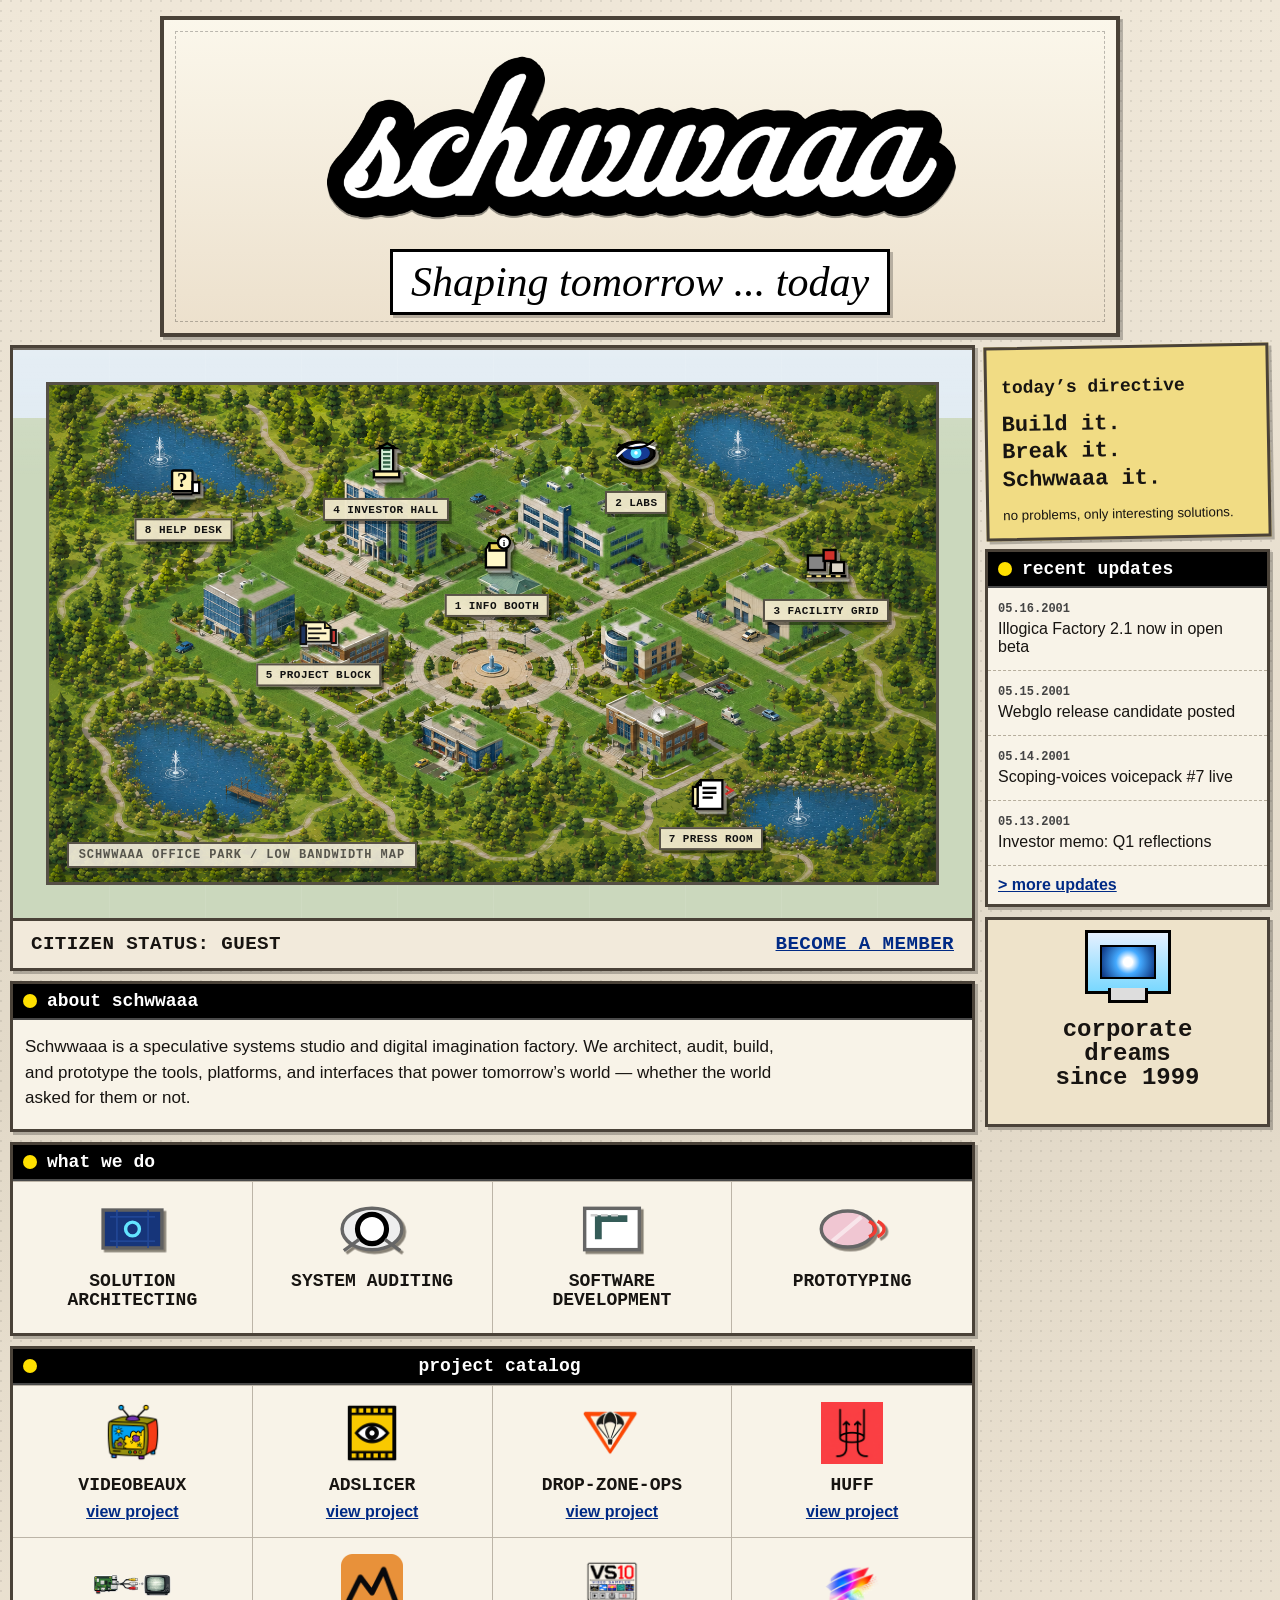
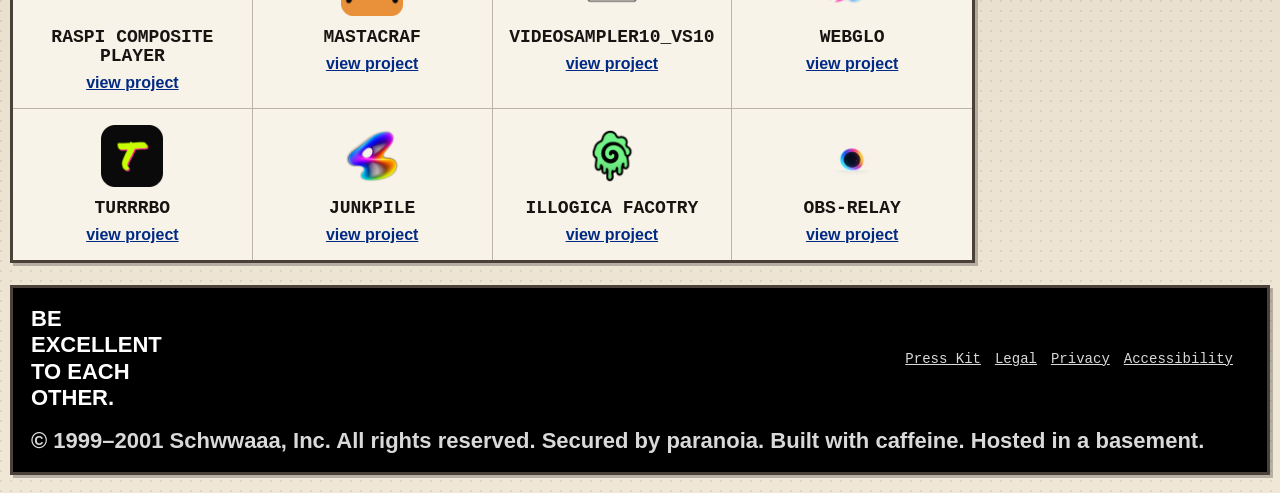
<file: index.html>
<!doctype html>
<html lang="en">

<head>
    <meta charset="utf-8">
    <meta name="viewport" content="width=device-width, initial-scale=1">
    <title>schwwaaa — Shaping tomorrow ... today</title>
    <meta name="description" content="Schwwaaa architects, audits, builds, and prototypes strange useful systems for organizations shaping tomorrow today.">
    <meta name="keywords" content="schwwaaa, solution architecting, system auditing, software development, prototyping, creative technology, corporate portal, digital systems">
    <meta name="author" content="schwwaaa">
    <meta property="og:title" content="schwwaaa — Shaping tomorrow ... today">
    <meta property="og:description" content="A retro corporate portal for architecting, auditing, development, prototyping, and strange useful systems.">
    <meta property="og:type" content="website">
    <meta property="og:image" content="assets/schwwaaa-logo.png">
    <meta name="twitter:card" content="summary_large_image">
    <meta name="theme-color" content="#050505">
    <link rel="icon" href="assets/schwwaaa-logo.png">
    <link rel="stylesheet" href="styles.css">
    <script type="application/ld+json">
        {
            "@context": "https://schema.org",
            "@type": "Organization",
            "name": "schwwaaa",
            "url": "https://YOUR-DOMAIN",
            "description": "Schwwaaa provides solution architecting, system auditing, software development, and prototyping for strange useful systems.",
            "sameAs": [],
            "serviceType": ["Solution architecting", "System auditing", "Software development", "Prototyping"]
        }
    </script>
</head>

<body class="high-resolution low-bandwidth">
    <a class="skip-link" href="#main">Skip to content</a>
    <div class="lowland-world" aria-hidden="true"></div>
    <div class="lowland-fizzle" aria-hidden="true"></div>

    <!-- <div class="system-strip" role="banner">
        <span class="system-title"><i aria-hidden="true"></i>welcome to schwwaaa</span>
        <span class="resolution-controls" aria-label="Resolution mode selector">
            <span>BANDWIDTH:</span>
        <button class="resolution-button resolution-button-high" type="button" data-resolution="high" aria-pressed="true">HIGH RES</button>
        <span class="resolution-divider" aria-hidden="true">|</span>
        <button class="resolution-button resolution-button-low tiny-mode" type="button" data-resolution="low" aria-pressed="false">LOW RES</button>
        </span>
    </div> -->

    <header class="site-header" id="top">


        <div class="brand-panel">
            <a class="brand" href="#top" aria-label="schwwaaa homepage">
                <img src="assets/schwwaaa-logo.png" alt="schwwaaa">
            </a>
            <p class="tagline">Shaping tomorrow ... today</p>
            <!-- <p class="tagline">Shaping tomorrow ... today 塩カ畏 🌈™</p> -->
        </div>

        <!-- <form class="member-access" action="#search" aria-label="member access login">
      <h2>member access</h2>
      <label>username <input name="username" autocomplete="username"></label>
      <label>password <input type="password" name="password" autocomplete="current-password"></label>
      <button type="submit">login</button>
      <p><a href="#">register now!</a> | <a href="#">lost password?</a></p>
      <span class="employee-stamp">employees<br>click here</span>
    </form> -->
    </header>

    <!-- <nav class="topnav" aria-label="Main navigation">
        <a href="#home">home</a>
        <a href="#services">solutions</a>
        <a href="projects.html">projects</a>
        <a href="#about">about us</a>
        <a href="#careers">careers</a>
        <a href="#pressroom">pressroom</a>
        <a href="#contact">contact</a>
        <a href="#login">login</a>
        <form class="site-search" id="search" action="projects.html" aria-label="search schwwaaa">
            <label for="q">Search Schwwaaa</label>
            <input id="q" name="q" placeholder="Search Schwwaaa">
            <button type="submit">GO</button>
        </form>
    </nav> -->

    <div class="page-grid" id="home">

        <section class="hero-map panel" id="map" aria-labelledby="welcome-title">
            <!-- <div class="panel-title"><span></span>
                <h1 id="welcome-title">welcome to schwwaaa</h1>
            </div> -->
            <!-- <div class="system-strip" role="banner">
                <span class="system-title"><i aria-hidden="true"></i>welcome to schwwaaa</span>
                <span class="resolution-controls" aria-label="Resolution mode selector">
            <span>BANDWIDTH:</span>
                <button class="resolution-button resolution-button-high" type="button" data-resolution="high" aria-pressed="true">HIGH RES</button>
                <span class="resolution-divider" aria-hidden="true">|</span>
                <button class="resolution-button resolution-button-low tiny-mode" type="button" data-resolution="low" aria-pressed="false">LOW RES</button>
                </span>
            </div> -->
            <div class="map-stage town-stage office-park-stage">
                <div class="town-board office-park-board campus-map-desktop" role="img" aria-label="An isometric office park map showing the Schwwaaa campus as a navigable low-bandwidth corporate campus.">
                    <img class="office-map-art generated-office-park-map generated-office-park-map--high" src="assets/office-park-map-generated.png" alt="Isometric 2.5D office park map for Schwwaaa, with connected roads and a corporate campus layout.">
                    <img class="office-map-art generated-office-park-map generated-office-park-map--low" src="assets/office-park-map-lowland-v23.png" alt="Low-resolution Schwwaaa campus map with roads dissolved into grass.">

                    <a class="town-node node-info" href="#info">
                        <span class="map-marker"><img class="map-icon-img" src="assets/icons/map-info-booth.svg"
                                alt=""></span>
                        <b>1 Info Booth</b><em>visitor center</em>
                    </a>
                    <a class="town-node node-labs" href="#labs">
                        <span class="map-marker"><img class="map-icon-img" src="assets/icons/map-labs.svg"
                                alt=""></span>
                        <b>2 Labs</b><em>prototype campus</em>
                    </a>
                    <a class="town-node node-facility" href="#services">
                        <span class="map-marker"><img class="map-icon-img" src="assets/icons/map-facility-grid.svg"
                                alt=""></span>
                        <b>3 Facility Grid</b><em>service works</em>
                    </a>
                    <a class="town-node node-investor" href="#investors">
                        <span class="map-marker"><img class="map-icon-img" src="assets/icons/map-investor-hall.svg"
                                alt=""></span>
                        <b>4 Investor Hall</b><em>numbers & trust</em>
                    </a>
                    <a class="town-node node-projects" href="projects.html">
                        <span class="map-marker"><img class="map-icon-img" src="assets/icons/map-project-block.svg"
                                alt=""></span>
                        <b>5 Project Block</b><em>catalog</em>
                    </a>
                    <!-- BEGIN COMMENTED OUT: Central Commons desktop map pin
                    <a class="town-node node-plaza" href="#plaza">
                        <span class="map-marker"><img class="map-icon-img" src="assets/icons/map-plaza.svg" alt=""></span>
                        <b>6 Central Commons</b><em>shared court</em>
                    </a>
                    END COMMENTED OUT: Central Commons desktop map pin -->
                    <a class="town-node node-press" href="#pressroom">
                        <span class="map-marker"><img class="map-icon-img" src="assets/icons/map-press-room.svg"
                                alt=""></span>
                        <b>7 Press Room</b><em>bulletins</em>
                    </a>
                    <a class="town-node node-help" href="#contact">
                        <span class="map-marker"><img class="map-icon-img" src="assets/icons/map-help-desk.svg"
                                alt=""></span>
                        <b>8 Help Desk</b><em>human-ish</em>
                    </a>
                </div>
                <div class="campus-map-mobile" aria-label="Schwwaaa campus district selector">
                    <div class="mobile-map-preview">
                        <img src="assets/office-park-map-generated.png" alt="Schwwaaa isometric office park map preview">
                        <span>townview mobile</span>
                    </div>
                    <nav class="district-list" aria-label="Schwwaaa campus locations">
                        <a class="district-card" href="#info">
                            <img src="assets/icons/map-info-booth.svg" alt="">
                            <span><b>Info Booth</b><em>visitor center / orientation</em></span>
                        </a>
                        <a class="district-card" href="#labs">
                            <img src="assets/icons/map-labs.svg" alt="">
                            <span><b>Labs</b><em>prototype campus / experiments</em></span>
                        </a>
                        <a class="district-card" href="#services">
                            <img src="assets/icons/map-facility-grid.svg" alt="">
                            <span><b>Facility Grid</b><em>solution architecting / system work</em></span>
                        </a>
                        <a class="district-card" href="#investors">
                            <img src="assets/icons/map-investor-hall.svg" alt="">
                            <span><b>Investor Hall</b><em>numbers, trust, and institutional fog</em></span>
                        </a>
                        <a class="district-card" href="projects.html">
                            <img src="assets/icons/map-project-block.svg" alt="">
                            <span><b>Project Block</b><em>catalog of strange useful systems</em></span>
                        </a>
                        <!-- BEGIN COMMENTED OUT: Central Commons mobile district card
                        <a class="district-card" href="#plaza">
                            <img src="assets/icons/map-plaza.svg" alt="">
                            <span><b>Central Commons</b><em>shared court / public weirdness</em></span>
                        </a>
                        END COMMENTED OUT: Central Commons mobile district card -->
                        <a class="district-card" href="#pressroom">
                            <img src="assets/icons/map-press-room.svg" alt="">
                            <span><b>Press Room</b><em>bulletins, claims, artifacts</em></span>
                        </a>
                        <a class="district-card" href="#contact">
                            <img src="assets/icons/map-help-desk.svg" alt="">
                            <span><b>Help Desk</b><em>talk to a human-ish operator</em></span>
                        </a>
                    </nav>
                </div>
            </div>
            <footer class="map-footer">CITIZEN STATUS: GUEST <span>
                <a href="https://www.youtube.com/watch?v=e7QLoMve8BE">BECOME A MEMBER</a> 
                <!-- | <a href="#about">WHY JOIN?</a> -->
            </span>
            </footer>
        </section>

        <aside class="left-rail" aria-label="World navigation">
            <!-- BEGIN COMMENTED OUT: enter the world
            <section class="panel menu-panel">
                <h2><span></span> enter the world</h2>
                <a href="#info"><i class="ico booth"></i><b>Info Booth</b></a>
                <a href="#map"><i class="ico town"></i><b>Town View</b></a>
                <a href="#plaza"><i class="ico plaza"></i><b>Plaza</b></a>
                <a href="#services"><i class="ico factory"></i><b>Facility Grid</b></a>
                <a href="#labs"><i class="ico lab"></i><b>Labs</b></a>
                <a href="#pressroom"><i class="ico press"></i><b>Press Room</b></a>
                <a href="#investors"><i class="ico tower"></i><b>Investor Hall</b></a>
                <a href="#careers"><i class="ico people"></i><b>Careers</b></a>
                <a href="#archive"><i class="ico archive"></i><b>The Archive</b></a>
                <a href="#contact"><i class="ico help"></i><b>Help Desk</b></a>
            </section>
            END COMMENTED OUT: enter the world -->
            <!-- BEGIN COMMENTED OUT: schwwaaa merch drop

            <section class="ad-patch merch">
                <div class="rail-marker"><i class="ico smiley"></i><span>promo</span></div>
                <h2>SCHWWAAA<br>MERCH DROP</h2>
                <p>limited run!</p>
                <div class="smile">☺</div>
                <b>TRUST<br>THE<br>PROCESS™</b>
                <small>kooky pins for cool humans</small>
            </section>
            END COMMENTED OUT: schwwaaa merch drop -->

            <!-- BEGIN COMMENTED OUT: community
<section class="panel community">
                <div class="rail-marker"><i class="ico people"></i><span>community</span></div>
                <h2><span></span> join the community</h2>
                <a href="#">› Forums</a>
                <a href="#">› Dev Diaries</a>
                <a href="#">› Idea Exchange</a>
                <a href="#">› Bug Bounty</a>
                <a href="#">› Events</a>
                <a href="#">› Member Map</a>
                <div class="tiny-crowd" aria-hidden="true"><i></i><i></i><i></i><i></i><i></i><i></i></div>
            </section>
END COMMENTED OUT: community -->

            <!-- BEGIN COMMENTED OUT: mailing list
<section class="panel loop-box">
                <div class="rail-marker"><i class="ico mail"></i><span>mailing list</span></div>
                <h2>stay in the loop</h2>
                <form action="#">
                    <label for="loop-email">Email</label>
                    <input id="loop-email" type="email" placeholder="your email">
                    <button>subscribe</button>
                    <label><input type="checkbox"> product updates</label>
                    <label><input type="checkbox"> investor updates</label>
                    <label><input type="checkbox"> chaos letters</label>
                    <small>we respect your inbox.</small>
                </form>
            </section>
END COMMENTED OUT: mailing list -->
        </aside>

        <main id="main" class="main-content">

            <section class="panel about-panel" id="about" aria-labelledby="about-title">
                <div class="panel-title"><span></span>
                    <h2 id="about-title">about schwwaaa</h2>
                </div>
                <p>Schwwaaa is a speculative systems studio and digital imagination factory. We architect, audit, build, and prototype the tools, platforms, and interfaces that power tomorrow’s world — whether the world asked for them or not.</p>
                <!-- <div class="crown-eye" aria-hidden="true"><span>♛</span><b>◉</b></div> -->
            </section>

            <section class="panel services-panel" id="services" aria-labelledby="services-title">
                <div class="panel-title"><span></span>
                    <h2 id="services-title">what we do</h2>
                </div>
                <div class="service-grid">
                    <article>
                        <img class="service-icon-img" src="assets/icons/service-solution-architecting.svg" alt="" loading="lazy">
                        <h3>Solution architecting</h3>
                        <!-- <p>Designing future-proof systems from napkin to network topology.</p> -->
                        <!-- <a href="#contact">&gt;&gt; learn more</a> -->
                    </article>
                    <article>
                        <img class="service-icon-img" src="assets/icons/service-system-auditing.svg" alt="" loading="lazy">
                        <h3>System auditing</h3>
                        <!-- <p>We poke, prod, and profile your systems so you don’t have to.</p> -->
                        <!-- <a href="#contact">&gt;&gt; learn more</a> -->
                    </article>
                    <article>
                        <img class="service-icon-img" src="assets/icons/service-software-development.svg" alt="" loading="lazy">
                        <h3>Software development</h3>
                        <!-- <p>Custom code for custom problems. Scalable. Weird.</p> -->
                        <!-- <a href="#contact">&gt;&gt; learn more</a> -->
                    </article>
                    <article>
                        <img class="service-icon-img" src="assets/icons/service-prototyping.svg" alt="" loading="lazy">
                        <h3>Prototyping</h3>
                        <!-- <p>From sketches to clicks to chaos. Fast, scrappy, real.</p> -->
                        <!-- <a href="#contact">&gt;&gt; learn more</a> -->
                    </article>
                </div>
            </section>

            <section class="panel project-panel" id="projects" aria-labelledby="projects-title">
                <div class="panel-title panel-title-link"><span></span>
                    <h2 id="projects-title">project catalog</h2>
                    <a href="projects.html"></a>
                </div>
                <div class="project-grid">
                    <article><img class="project-icon-img" src="assets/icons/videobeaux.png" alt="" loading="lazy">
                        <h3>Videobeaux</h3>
                        <!-- <p>Broadcast the unreal.</p> -->
                        <a href="https://videobeaux.online">view project</a>
                    </article>
                    <article><img class="project-icon-img" src="assets/icons/adslicer.png" alt="" loading="lazy">
                        <h3>AdSlicer</h3>
                        <!-- <p>See beyond the frame.</p> -->
                        <a href="https://schwwaaa.github.io/AdSlicer/">view project</a>
                    </article>
                    <article><img class="project-icon-img" src="assets/icons/dropzoneops.png" alt="" loading="lazy">
                        <h3>drop-zone-ops</h3>
                        <!-- <p>Many voices. One scope.</p> -->
                        <a href="https://schwwaaa.github.io/drop-zone-ops/">view project</a>
                    </article>
                    <article><img class="project-icon-img" src="assets/icons/huff.png" alt="" loading="lazy">
                        <h3>huff</h3>
                        <!-- <p>Many voices. One scope.</p> -->
                        <a href="https://schwwaaa.github.io/huff">view project</a>
                    </article>
                    <article><img class="project-icon-img" src="assets/icons/rpi.png" alt="" loading="lazy">
                        <h3>Raspi Composite Player</h3>
                        <!-- <p>Big. Loud. Unapologetic.</p> -->
                        <a href="https://schwwaaa.github.io/raspi-composite-player/">view project</a>
                    </article>
                    <article><img class="project-icon-img" src="assets/icons/mastacraf.png" alt="" loading="lazy">
                        <h3>mastacraf</h3>
                        <!-- <p>Make logic bend.</p> -->
                        <a href="https://schwwaaa.github.io/mastacraf/">view project</a>
                    </article>
                    <article><img class="project-icon-img" src="assets/icons/vs10.png" alt="" loading="lazy">
                        <h3>VideoSampler10_VS10</h3>
                        <!-- <p>a tiny browser based video sampler for slicing local video into playable pads</p> -->
                        <a href="https://schwwaaa.github.io/VideoSampler10_VS10/">view project</a>
                    </article>
                    <article><img class="project-icon-img" src="assets/icons/webglo.png" alt="" loading="lazy">
                        <h3>Webglo</h3>
                        <!-- <p>decentralized video art on the Bitcoin blockchain.</p> -->
                        <a href="https://webglo.online">view
                            project</a>
                    </article>
                    <article><img class="project-icon-img" src="assets/icons/turrrbo.png" alt="" loading="lazy">
                        <h3>TURRRBO</h3>
                        <!-- <p>decentralized video art on the Bitcoin blockchain.</p> -->
                        <a href="https://schwwaaa.github.io/TURRRBO/">view
                            project</a>
                    </article>
                    <article><img class="project-icon-img" src="assets/icons/junkpile.png" alt="" loading="lazy">
                        <h3>junkpile</h3>
                        <!-- <p>decentralized video art on the Bitcoin blockchain.</p> -->
                        <a href="https://schwwaaa.github.io/junkpile/">view
                            project</a>
                    </article>
                    <article><img class="project-icon-img" src="assets/icons/illogicafactory.png" alt="" loading="lazy">
                        <h3>illogica facotry</h3>
                        <!-- <p>decentralized video art on the Bitcoin blockchain.</p> -->
                        <a href="https://schwwaaa.github.io/illogica-factory">view
                            project</a>
                    </article>
                    <article><img class="project-icon-img" src="assets/icons/obsrelay.png" alt="" loading="lazy">
                        <h3>obs-relay</h3>
                        <!-- <p>Routes to everywhere.</p> -->
                        <a href="https://schwwaaa.github.io/obs-relay/">view project</a>
                    </article>
                </div>
            </section>


            <section class="bottom-utility">
                <!-- <section class="panel search-portal">
                    <h2>schwwaaa search portal™</h2>
                    <form action="#projects">
                        <label for="portal-search">Search</label>
                        <input id="portal-search" placeholder="search">
                        <button>search</button>
                        <div>
                            <label><input type="radio" name="scope" checked> world wide</label>
                            <label><input type="radio" name="scope"> schwwaaa world</label>
                            <label><input type="radio" name="scope"> project docs</label>
                        </div>
                        <small>searches may be monitored for improvement.</small>
                    </form>
                </section> -->

                <!-- <section class="panel sitemap-box">
                    <h2>site map</h2>
                    <pre>home
├─ about
├─ services
├─ projects
├─ community
├─ investors
├─ press
├─ careers
└─ help</pre>
                    <a href="#">&gt; full sitemap</a>
                </section> -->
            </section>
        </main>

        <aside class="right-rail" aria-label="Updates and utilities">
            <section class="sticky-note">
                <h2>today’s directive</h2>
                <p>Build it.<br>Break it.<br>Schwwaaa it.</p>
                <small>no problems, only interesting solutions.</small>
            </section>
            <section class="panel updates" id="pressroom">
                <h2><span></span> recent updates</h2>
                <article><time>05.16.2001</time>
                    <p>Illogica Factory 2.1 now in open beta</p>
                </article>
                <article><time>05.15.2001</time>
                    <p>Webglo release candidate posted</p>
                </article>
                <article><time>05.14.2001</time>
                    <p>Scoping-voices voicepack #7 live</p>
                </article>
                <article><time>05.13.2001</time>
                    <p>Investor memo: Q1 reflections</p>
                </article>
                <a href="#">&gt; more updates</a>
            </section>

            <!-- <section class="factory-ad" id="labs">
                <h2>NEW FROM<br>SCHWWAAA LABS</h2>
                <b>ILLOGICA<br>FACTORY</b>
                <span>MAKE<br>LOGIC<br>BEND!</span>
                <a href="https://schwwaaa.github.io/illogica-factory">ENTER THE FACTORY →</a>
            </section> -->

            <!-- <section class="panel market" id="investors">
                <h2>market pulse</h2>
                <div class="sparkline" aria-hidden="true">
                    <span></span><span></span><span></span><span></span><span></span></div>
                <p><b>SCHW</b> <span>23.17</span> <strong>+1.37 ▲</strong></p>
                <a href="#">&gt; investor dashboard</a>
            </section> -->

            <!-- <section class="paper-card" id="careers">
                <h2>CAREERS @<br>SCHWWAAA</h2>
                <p>We build strange things with serious people.</p>
                <ul>
                    <li>Vision</li>
                    <li>Autonomy</li>
                    <li>Good Snacks</li>
                    <li>Weird Projects</li>
                    <li><s>Meaningless Meetings</s></li>
                </ul>
                <a href="#contact">APPLY NOW</a>
            </section> -->
            <section class="dreams-slot">
                <div class="header-left-card" aria-hidden="true">
                    <div class="monitor-head"><span></span></div>
                    <p>Corporate<br>Dreams<br>Since 1999</p>
                </div>
            </section>
        </aside>
    </div>

    <!-- <section class="wide-footer-widgets">
    <article class="panel contact-card" id="contact">
      <h2>talk to a human</h2>
      <p>We prefer real conversations. Let’s chat.</p>
      <a href="mailto:YOUR_EMAIL">contact us</a>
    </article>
    <article class="panel trust-box">
      <h2>trusted by (some)</h2>
      <div class="fake-logos"><b>ACME</b><b>Globex</b><b>Soylent</b><b>Umbrella</b><b>Buy N Large</b></div>
      <a href="#">and others.</a>
    </article>
  </section> -->

    <footer class="site-footer" id="contact">
        <!-- <div class="seal">SCH<br>WWAAA</div> -->
        <p>BE EXCELLENT<br>TO EACH OTHER.</p>
        <nav aria-label="Footer">
            <!-- <a href="#top">Sitemap</a> -->
            <!-- <a href="#careers">Careers</a> -->
            <a href="#pressroom">Press Kit</a>
            <a href="#">Legal</a>
            <a href="#">Privacy</a>
            <a href="#">Accessibility</a>
        </nav>
        <p class="footer-small">© 1999–2001 Schwwaaa, Inc. All rights reserved. Secured by paranoia. Built with caffeine. Hosted in a basement.</p>
    </footer>

    <script src="script.js"></script>
</body>

</html>
</file>
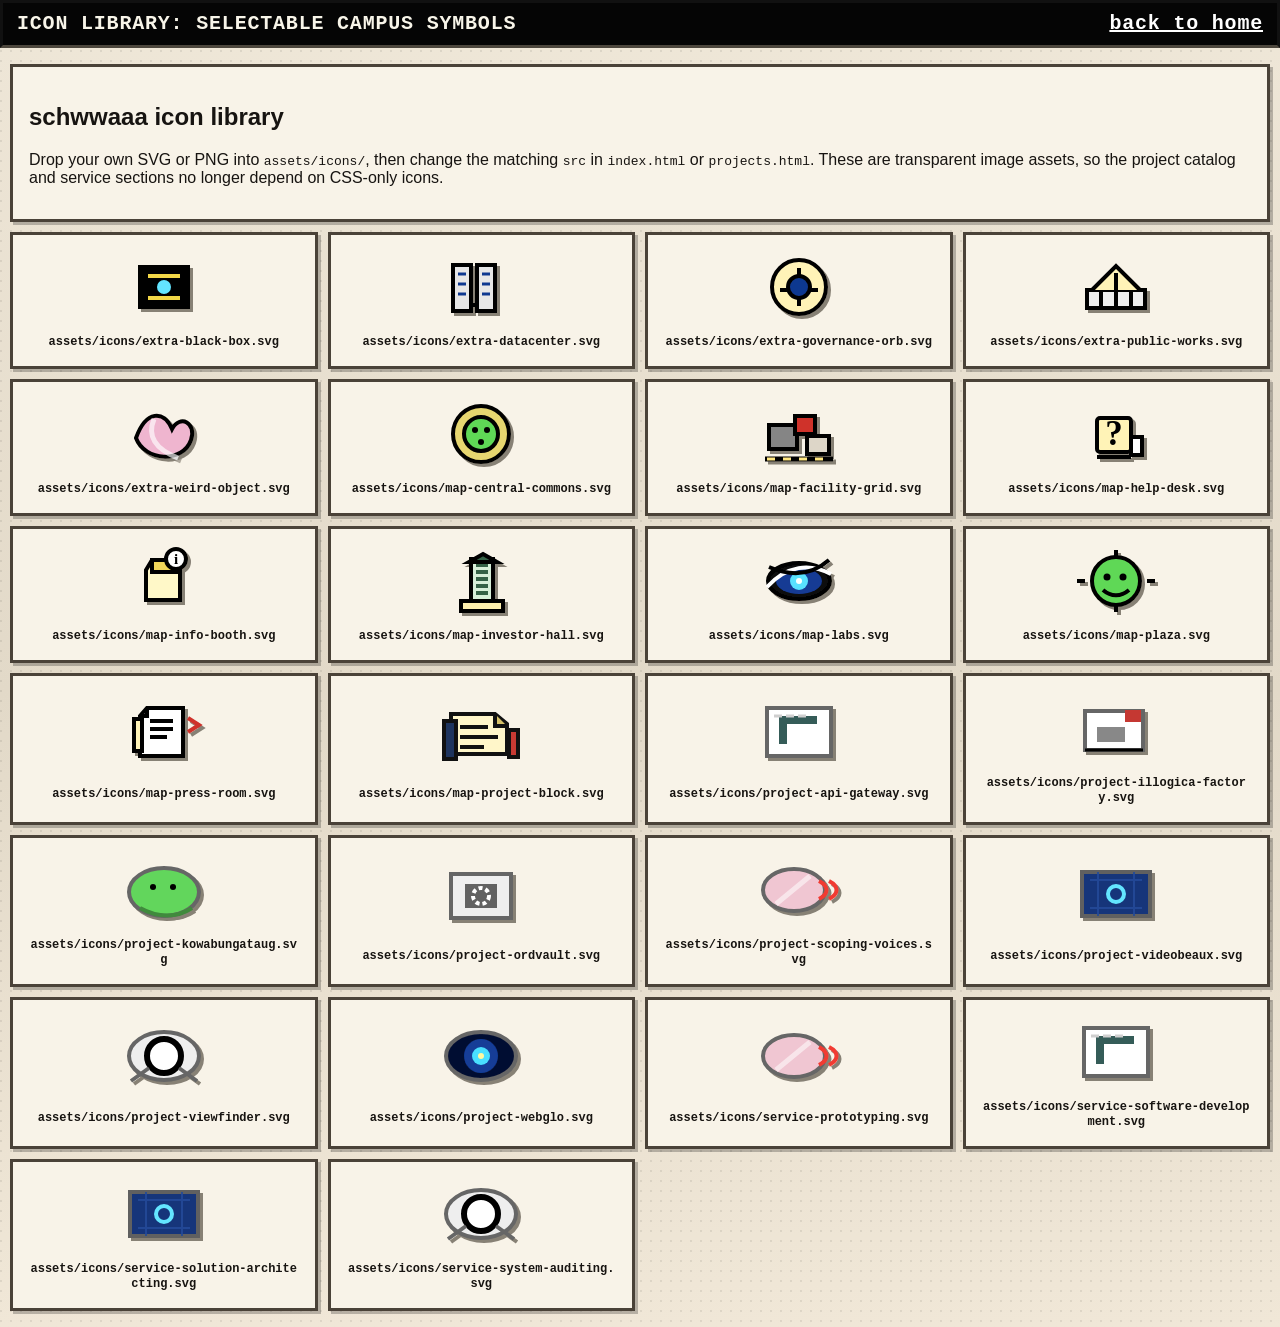
<file: icon-library.html>
<!doctype html>
<html lang="en">
<head><meta charset="utf-8"><meta name="viewport" content="width=device-width,initial-scale=1"><title>schwwaaa icon library</title><link rel="stylesheet" href="styles.css"><style>
.icon-library{width:min(1500px,calc(100% - 20px));margin:16px auto;display:grid;gap:10px}
.icon-library .intro{padding:16px;border:3px solid var(--line);background:var(--paper);box-shadow:var(--shadow)}
.icon-grid{display:grid;grid-template-columns:repeat(4,1fr);gap:10px}
.icon-grid article{padding:16px;border:3px solid var(--line);background:var(--paper);box-shadow:var(--shadow);display:grid;place-items:center;gap:12px;text-align:center}
.icon-grid img{width:96px;height:72px;object-fit:contain}
.icon-grid code{font:900 12px/1.25 var(--mono);word-break:break-all}
@media(max-width:900px){.icon-grid{grid-template-columns:repeat(2,1fr)}}
@media(max-width:560px){.icon-grid{grid-template-columns:1fr}}
</style></head>
<body><a class="skip-link" href="#main">Skip to content</a><div class="system-strip"><span>ICON LIBRARY: SELECTABLE CAMPUS SYMBOLS</span><a href="index.html" style="color:#fff">back to home</a></div>
<main id="main" class="icon-library"><section class="intro"><h1>schwwaaa icon library</h1><p>Drop your own SVG or PNG into <code>assets/icons/</code>, then change the matching <code>src</code> in <code>index.html</code> or <code>projects.html</code>. These are transparent image assets, so the project catalog and service sections no longer depend on CSS-only icons.</p></section><section class="icon-grid"><article><img src="assets/icons/extra-black-box.svg" alt=""><code>assets/icons/extra-black-box.svg</code></article><article><img src="assets/icons/extra-datacenter.svg" alt=""><code>assets/icons/extra-datacenter.svg</code></article><article><img src="assets/icons/extra-governance-orb.svg" alt=""><code>assets/icons/extra-governance-orb.svg</code></article><article><img src="assets/icons/extra-public-works.svg" alt=""><code>assets/icons/extra-public-works.svg</code></article><article><img src="assets/icons/extra-weird-object.svg" alt=""><code>assets/icons/extra-weird-object.svg</code></article><article><img src="assets/icons/map-central-commons.svg" alt=""><code>assets/icons/map-central-commons.svg</code></article><article><img src="assets/icons/map-facility-grid.svg" alt=""><code>assets/icons/map-facility-grid.svg</code></article><article><img src="assets/icons/map-help-desk.svg" alt=""><code>assets/icons/map-help-desk.svg</code></article><article><img src="assets/icons/map-info-booth.svg" alt=""><code>assets/icons/map-info-booth.svg</code></article><article><img src="assets/icons/map-investor-hall.svg" alt=""><code>assets/icons/map-investor-hall.svg</code></article><article><img src="assets/icons/map-labs.svg" alt=""><code>assets/icons/map-labs.svg</code></article><article><img src="assets/icons/map-plaza.svg" alt=""><code>assets/icons/map-plaza.svg</code></article><article><img src="assets/icons/map-press-room.svg" alt=""><code>assets/icons/map-press-room.svg</code></article><article><img src="assets/icons/map-project-block.svg" alt=""><code>assets/icons/map-project-block.svg</code></article><article><img src="assets/icons/project-api-gateway.svg" alt=""><code>assets/icons/project-api-gateway.svg</code></article><article><img src="assets/icons/project-illogica-factory.svg" alt=""><code>assets/icons/project-illogica-factory.svg</code></article><article><img src="assets/icons/project-kowabungataug.svg" alt=""><code>assets/icons/project-kowabungataug.svg</code></article><article><img src="assets/icons/project-ordvault.svg" alt=""><code>assets/icons/project-ordvault.svg</code></article><article><img src="assets/icons/project-scoping-voices.svg" alt=""><code>assets/icons/project-scoping-voices.svg</code></article><article><img src="assets/icons/project-videobeaux.svg" alt=""><code>assets/icons/project-videobeaux.svg</code></article><article><img src="assets/icons/project-viewfinder.svg" alt=""><code>assets/icons/project-viewfinder.svg</code></article><article><img src="assets/icons/project-webglo.svg" alt=""><code>assets/icons/project-webglo.svg</code></article><article><img src="assets/icons/service-prototyping.svg" alt=""><code>assets/icons/service-prototyping.svg</code></article><article><img src="assets/icons/service-software-development.svg" alt=""><code>assets/icons/service-software-development.svg</code></article><article><img src="assets/icons/service-solution-architecting.svg" alt=""><code>assets/icons/service-solution-architecting.svg</code></article><article><img src="assets/icons/service-system-auditing.svg" alt=""><code>assets/icons/service-system-auditing.svg</code></article></section></main></body></html>
</file>
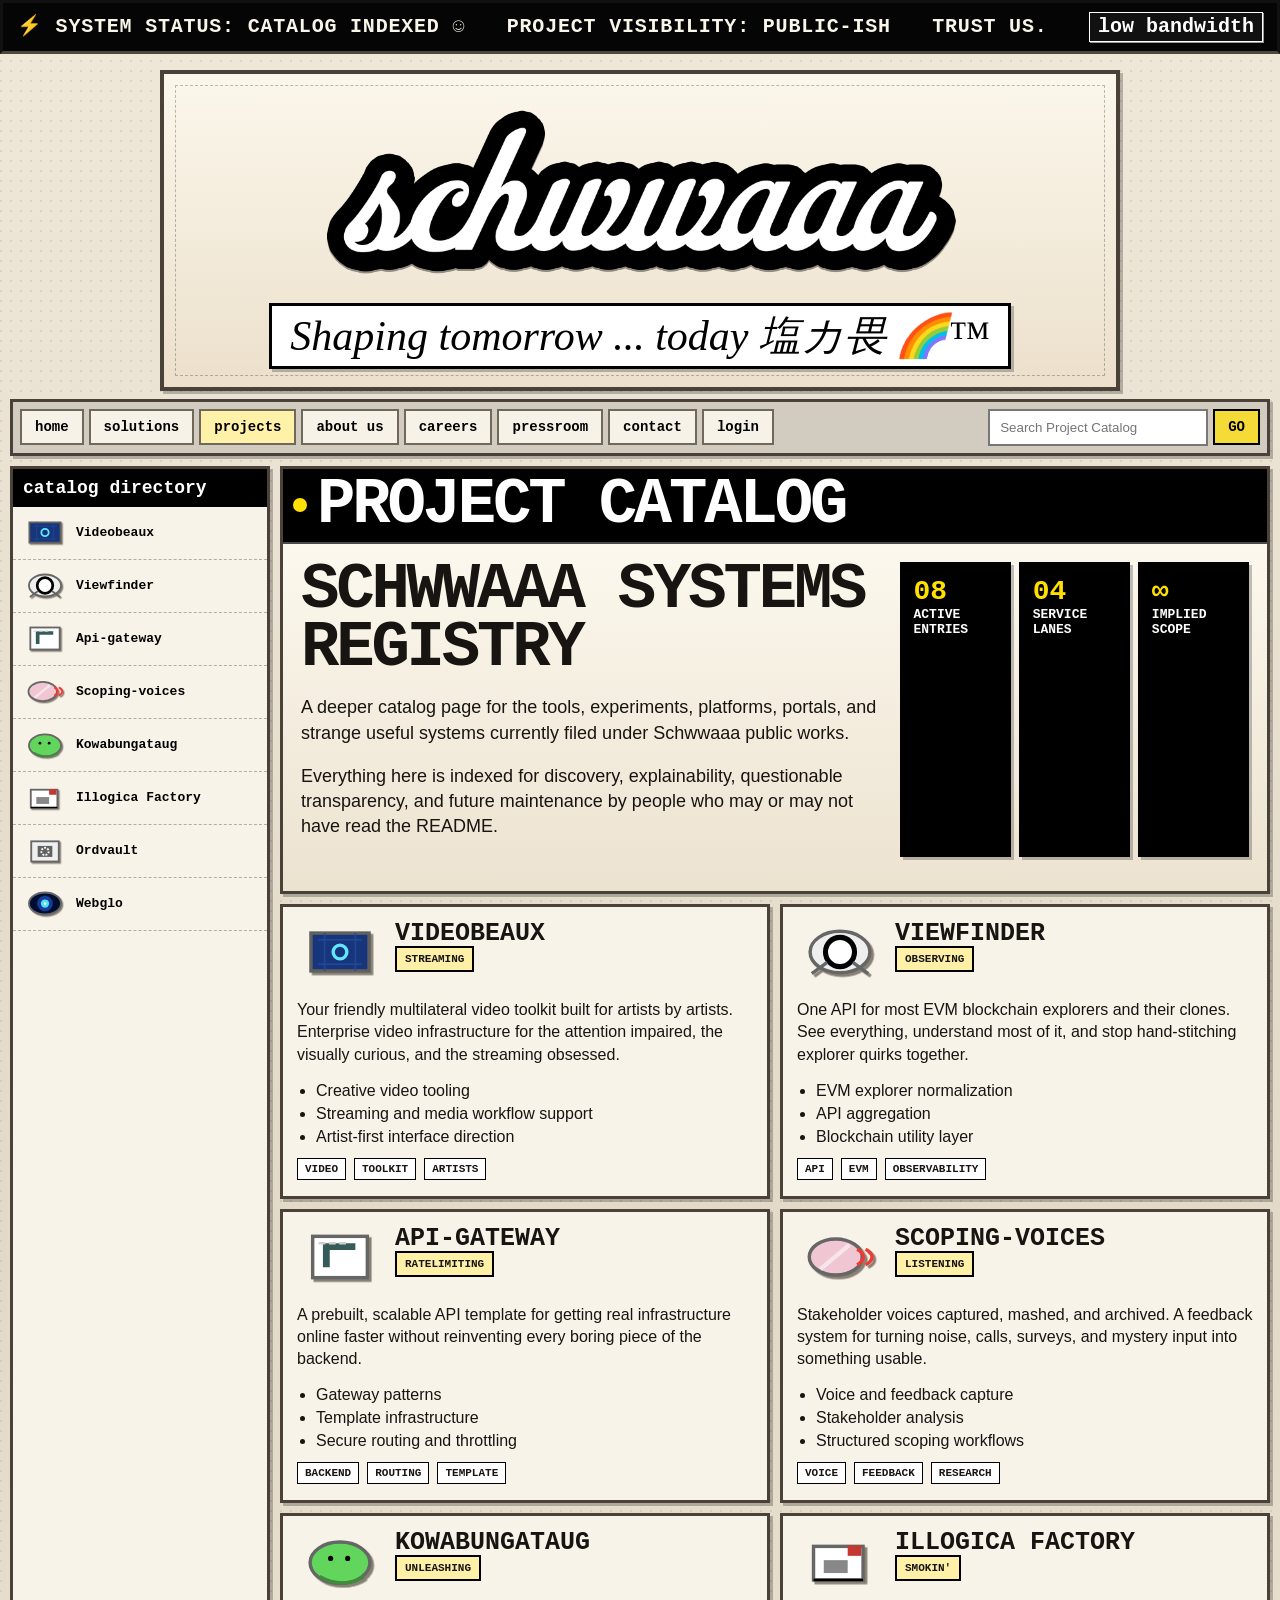
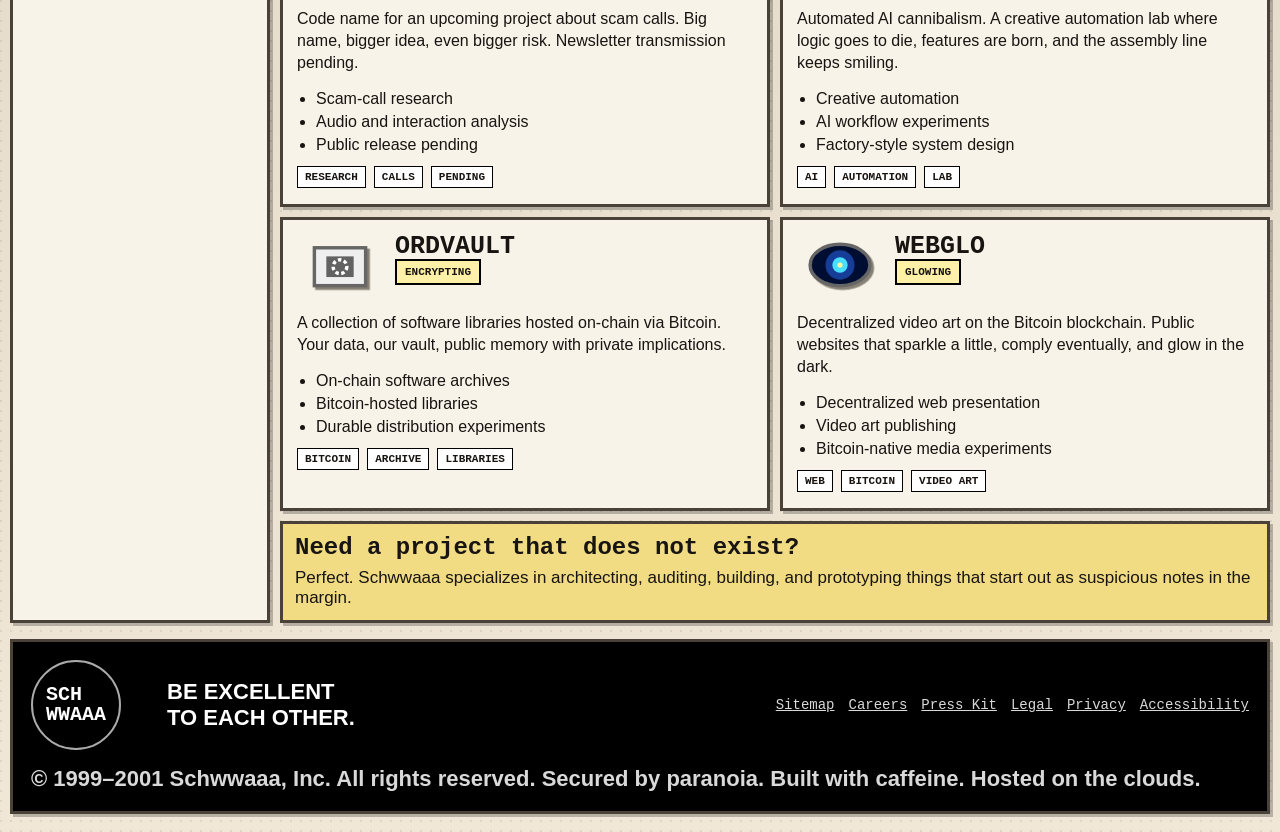
<file: projects.html>
<!doctype html>
<html lang="en">
<head>
  <meta charset="utf-8">
  <meta name="viewport" content="width=device-width, initial-scale=1">
  <title>schwwaaa project catalog — TownView registry</title>
  <meta name="description" content="Explore the Schwwaaa project catalog: Videobeaux, Viewfinder, Api-gateway, Scoping-voices, Kowabungataug, Illogica Factory, Ordvault, Webglo, and more strange useful systems.">
  <meta name="keywords" content="schwwaaa project catalog, Videobeaux, Viewfinder, Api-gateway, Scoping-voices, Kowabungataug, Illogica Factory, Ordvault, Webglo">
  <meta property="og:title" content="schwwaaa project catalog">
  <meta property="og:description" content="A retro TownView project registry for Schwwaaa systems and experiments.">
  <meta property="og:type" content="website">
  <meta property="og:image" content="assets/schwwaaa-logo.png">
  <meta name="theme-color" content="#050505">
  <link rel="icon" href="assets/schwwaaa-logo.png">
  <link rel="stylesheet" href="styles.css">
  <script type="application/ld+json">
  {
    "@context": "https://schema.org",
    "@type": "CollectionPage",
    "name": "schwwaaa project catalog",
    "description": "A catalog of Schwwaaa projects, tools, prototypes, and software systems.",
    "hasPart": [
      {"@type":"SoftwareApplication","name":"Videobeaux"},
      {"@type":"SoftwareApplication","name":"Viewfinder"},
      {"@type":"SoftwareApplication","name":"Api-gateway"},
      {"@type":"SoftwareApplication","name":"Scoping-voices"},
      {"@type":"SoftwareApplication","name":"Kowabungataug"},
      {"@type":"SoftwareApplication","name":"Illogica Factory"},
      {"@type":"SoftwareApplication","name":"Ordvault"},
      {"@type":"SoftwareApplication","name":"Webglo"}
    ]
  }
  </script>
</head>
<body>
  <a class="skip-link" href="#catalog-main">Skip to catalog</a>

  <div class="system-strip" role="banner">
    <span>⚡ SYSTEM STATUS: <b>CATALOG INDEXED</b> ☺</span>
    <span>PROJECT VISIBILITY: <b>PUBLIC-ISH</b></span>
    <span>TRUST US.</span>
    <button class="tiny-mode" type="button" aria-pressed="false">low bandwidth</button>
  </div>

  <header class="site-header" id="top">
    <div class="brand-panel">
      <a class="brand" href="index.html" aria-label="schwwaaa homepage">
        <img src="assets/schwwaaa-logo.png" alt="schwwaaa">
      </a>
      <p class="tagline">Shaping tomorrow ... today 塩カ畏 🌈™</p>
    </div>
  </header>

  <nav class="topnav" aria-label="Main navigation">
    <a href="index.html#home">home</a>
    <a href="index.html#services">solutions</a>
    <a href="projects.html" aria-current="page">projects</a>
    <a href="index.html#about">about us</a>
    <a href="index.html#careers">careers</a>
    <a href="index.html#pressroom">pressroom</a>
    <a href="index.html#contact">contact</a>
    <a href="index.html#login">login</a>
    <form class="site-search" action="#catalog-main" aria-label="search project catalog">
      <label for="project-q">Search Project Catalog</label>
      <input id="project-q" name="q" placeholder="Search Project Catalog">
      <button type="submit">GO</button>
    </form>
  </nav>

  <div class="projects-shell">
    <aside class="project-directory" aria-label="Project directory">
      <h2><span></span> catalog directory</h2>
      <a href="#videobeaux"><img class="project-icon-img" src="assets/icons/project-videobeaux.svg" alt="" loading="lazy"><b>Videobeaux</b></a>
      <a href="#viewfinder"><img class="project-icon-img" src="assets/icons/project-viewfinder.svg" alt="" loading="lazy"><b>Viewfinder</b></a>
      <a href="#api-gateway"><img class="project-icon-img" src="assets/icons/project-api-gateway.svg" alt="" loading="lazy"><b>Api-gateway</b></a>
      <a href="#scoping-voices"><img class="project-icon-img" src="assets/icons/project-scoping-voices.svg" alt="" loading="lazy"><b>Scoping-voices</b></a>
      <a href="#kowabungataug"><img class="project-icon-img" src="assets/icons/project-kowabungataug.svg" alt="" loading="lazy"><b>Kowabungataug</b></a>
      <a href="#illogica-factory"><img class="project-icon-img" src="assets/icons/project-illogica-factory.svg" alt="" loading="lazy"><b>Illogica Factory</b></a>
      <a href="#ordvault"><img class="project-icon-img" src="assets/icons/project-ordvault.svg" alt="" loading="lazy"><b>Ordvault</b></a>
      <a href="#webglo"><img class="project-icon-img" src="assets/icons/project-webglo.svg" alt="" loading="lazy"><b>Webglo</b></a>
    </aside>

    <main class="projects-main" id="catalog-main">
      <section class="project-hero">
        <div class="project-heading"><span></span><h1>project catalog</h1></div>
        <div class="project-hero-copy">
          <div>
            <h1>Schwwaaa systems registry</h1>
            <p>A deeper catalog page for the tools, experiments, platforms, portals, and strange useful systems currently filed under Schwwaaa public works.</p>
            <p>Everything here is indexed for discovery, explainability, questionable transparency, and future maintenance by people who may or may not have read the README.</p>
          </div>
          <div class="catalog-stats" aria-label="Catalog stats">
            <span><b>08</b> active entries</span>
            <span><b>04</b> service lanes</span>
            <span><b>∞</b> implied scope</span>
          </div>
        </div>
      </section>

      <section class="extended-grid" aria-label="Extended project catalog">
        <article class="project-detail" id="videobeaux">
          <header><img class="project-icon-img" src="assets/icons/project-videobeaux.svg" alt="" loading="lazy"><div><h2>Videobeaux</h2><span class="project-status">streaming</span></div></header>
          <p>Your friendly multilateral video toolkit built for artists by artists. Enterprise video infrastructure for the attention impaired, the visually curious, and the streaming obsessed.</p>
          <ul><li>Creative video tooling</li><li>Streaming and media workflow support</li><li>Artist-first interface direction</li></ul>
          <footer><span>video</span><span>toolkit</span><span>artists</span></footer>
        </article>

        <article class="project-detail" id="viewfinder">
          <header><img class="project-icon-img" src="assets/icons/project-viewfinder.svg" alt="" loading="lazy"><div><h2>Viewfinder</h2><span class="project-status">observing</span></div></header>
          <p>One API for most EVM blockchain explorers and their clones. See everything, understand most of it, and stop hand-stitching explorer quirks together.</p>
          <ul><li>EVM explorer normalization</li><li>API aggregation</li><li>Blockchain utility layer</li></ul>
          <footer><span>api</span><span>evm</span><span>observability</span></footer>
        </article>

        <article class="project-detail" id="api-gateway">
          <header><img class="project-icon-img" src="assets/icons/project-api-gateway.svg" alt="" loading="lazy"><div><h2>Api-gateway</h2><span class="project-status">ratelimiting</span></div></header>
          <p>A prebuilt, scalable API template for getting real infrastructure online faster without reinventing every boring piece of the backend.</p>
          <ul><li>Gateway patterns</li><li>Template infrastructure</li><li>Secure routing and throttling</li></ul>
          <footer><span>backend</span><span>routing</span><span>template</span></footer>
        </article>

        <article class="project-detail" id="scoping-voices">
          <header><img class="project-icon-img" src="assets/icons/project-scoping-voices.svg" alt="" loading="lazy"><div><h2>Scoping-voices</h2><span class="project-status">listening</span></div></header>
          <p>Stakeholder voices captured, mashed, and archived. A feedback system for turning noise, calls, surveys, and mystery input into something usable.</p>
          <ul><li>Voice and feedback capture</li><li>Stakeholder analysis</li><li>Structured scoping workflows</li></ul>
          <footer><span>voice</span><span>feedback</span><span>research</span></footer>
        </article>

        <article class="project-detail" id="kowabungataug">
          <header><img class="project-icon-img" src="assets/icons/project-kowabungataug.svg" alt="" loading="lazy"><div><h2>Kowabungataug</h2><span class="project-status">unleashing</span></div></header>
          <p>Code name for an upcoming project about scam calls. Big name, bigger idea, even bigger risk. Newsletter transmission pending.</p>
          <ul><li>Scam-call research</li><li>Audio and interaction analysis</li><li>Public release pending</li></ul>
          <footer><span>research</span><span>calls</span><span>pending</span></footer>
        </article>

        <article class="project-detail" id="illogica-factory">
          <header><img class="project-icon-img" src="assets/icons/project-illogica-factory.svg" alt="" loading="lazy"><div><h2>Illogica Factory</h2><span class="project-status">smokin'</span></div></header>
          <p>Automated AI cannibalism. A creative automation lab where logic goes to die, features are born, and the assembly line keeps smiling.</p>
          <ul><li>Creative automation</li><li>AI workflow experiments</li><li>Factory-style system design</li></ul>
          <footer><span>ai</span><span>automation</span><span>lab</span></footer>
        </article>

        <article class="project-detail" id="ordvault">
          <header><img class="project-icon-img" src="assets/icons/project-ordvault.svg" alt="" loading="lazy"><div><h2>Ordvault</h2><span class="project-status">encrypting</span></div></header>
          <p>A collection of software libraries hosted on-chain via Bitcoin. Your data, our vault, public memory with private implications.</p>
          <ul><li>On-chain software archives</li><li>Bitcoin-hosted libraries</li><li>Durable distribution experiments</li></ul>
          <footer><span>bitcoin</span><span>archive</span><span>libraries</span></footer>
        </article>

        <article class="project-detail" id="webglo">
          <header><img class="project-icon-img" src="assets/icons/project-webglo.svg" alt="" loading="lazy"><div><h2>Webglo</h2><span class="project-status">glowing</span></div></header>
          <p>Decentralized video art on the Bitcoin blockchain. Public websites that sparkle a little, comply eventually, and glow in the dark.</p>
          <ul><li>Decentralized web presentation</li><li>Video art publishing</li><li>Bitcoin-native media experiments</li></ul>
          <footer><span>web</span><span>bitcoin</span><span>video art</span></footer>
        </article>
      </section>

      <section class="catalog-note">
        <h2>Need a project that does not exist?</h2>
        <p>Perfect. Schwwaaa specializes in architecting, auditing, building, and prototyping things that start out as suspicious notes in the margin.</p>
      </section>
    </main>
  </div>

  <footer class="site-footer" id="contact">
    <div class="seal">SCH<br>WWAAA</div>
    <p>BE EXCELLENT<br>TO EACH OTHER.</p>
    <nav aria-label="Footer">
      <a href="index.html#top">Sitemap</a>
      <a href="index.html#careers">Careers</a>
      <a href="index.html#pressroom">Press Kit</a>
      <a href="#">Legal</a>
      <a href="#">Privacy</a>
      <a href="#">Accessibility</a>
    </nav>
    <p class="footer-small">© 1999–2001 Schwwaaa, Inc. All rights reserved. Secured by paranoia. Built with caffeine. Hosted on the clouds.</p>
  </footer>

  <script src="script.js"></script>
</body>
</html>
</file>
<file: styles.css>
:root {
    --bg: #e8dfcf;
    --paper: #f8f3e8;
    --paper2: #eee5d6;
    --ink: #171411;
    --muted: #655b4d;
    --line: #4a4238;
    --black: #040404;
    --blue: #103990;
    --red: #ce3328;
    --yellow: #f2d746;
    --green: #56bd4d;
    --cream: #fff6c6;
    --shadow: 3px 3px 0 rgba(0, 0, 0, .24);
    --mono: ui-monospace, SFMono-Regular, Menlo, Monaco, Consolas, "Liberation Mono", monospace;
    --sans: "Trebuchet MS", Arial, sans-serif;
}

* {
    box-sizing: border-box
}

html {
    scroll-behavior: smooth
}

body {
    margin: 0;
    color: var(--ink);
    font-family: var(--sans);
    background: radial-gradient(circle at 1px 1px, rgba(0, 0, 0, .075) 1px, transparent 1.5px) 0 0/10px 10px, linear-gradient(180deg, #efe7d8, #e2d9c8 52%, #f0e7d7);
}

a {
    color: #002a85;
    font-weight: 900;
    text-decoration: underline
}

a:hover {
    text-decoration: none
}

img {
    display: block;
    max-width: 100%
}

.skip-link {
    position: absolute;
    left: -9999px
}

.skip-link:focus {
    left: 8px;
    top: 8px;
    z-index: 9999;
    background: #fff;
    padding: 8px;
    border: 2px solid #000
}

.system-strip {
    display: flex;
    justify-content: center;
    align-items: center;
    gap: 18px;
    flex-wrap: wrap;
    padding: 7px 12px;
    background: #000;
    color: #fff;
    border-bottom: 2px solid #262626;
    font: 900 12px/1 var(--mono);
    letter-spacing: .07em;
    text-transform: uppercase
}

.tiny-mode {
    border: 1px solid #fff;
    background: #111;
    color: #fff;
    font: inherit;
    padding: 4px 8px;
    box-shadow: 1px 1px 0 #999;
    cursor: pointer
}

.site-header {
    width: min(1500px, calc(100% - 20px));
    margin: 16px auto 8px;
    display: block
}

.brand-panel {
    position: relative;
    width: min(960px, 100%);
    margin-inline: auto;
    padding: 20px 20px 18px;
    border: 4px solid var(--line);
    background: linear-gradient(180deg, #fbf7eb, #ece0cc);
    box-shadow: var(--shadow);
    text-align: center;
    overflow: hidden
}

.brand-panel::before {
    content: "";
    position: absolute;
    inset: 11px;
    border: 1px dashed rgba(0, 0, 0, .25);
    pointer-events: none
}

.brand-panel::after {
    /* content: "schwwaaa public works interface / townview edition"; */
    position: relative;
    display: inline-block;
    margin-top: 10px;
    padding: 4px 10px;
    background: #fff;
    border: 1px solid #000;
    font: 900 10px/1 var(--mono);
    letter-spacing: .08em;
    text-transform: uppercase;
    color: #39342e
}

.brand {
    position: relative;
    display: flex;
    justify-content: center;
    align-items: center;
    margin: 0 auto;
    width: min(760px, 100%);
    padding: 0;
    background: transparent;
    border: 0;
    box-shadow: none
}

.brand img {
    width: min(660px, 100%);
    height: auto;
    filter: drop-shadow(3px 3px 0 #000) drop-shadow(-1px 0 0 #000) drop-shadow(0 -1px 0 #000) drop-shadow(0 2px 0 rgba(0, 0, 0, .4))
}

.tagline {
    position: relative;
    margin: 12px auto 0;
    width: max-content;
    max-width: 100%;
    padding: 8px 18px;
    /* background: linear-gradient(90deg, #fff267 0 24%, #fff6c4 24% 48%, #efb5cf 48% 72%, #83b7ff 72%); */
    background: white;
    border: 3px solid #000;
    box-shadow: var(--shadow);
    font: italic clamp(22px, 4.2vw, 42px)/1.05 Georgia, serif;
    color: #000;
    text-shadow: 1px 1px 0 #fff
}

.topnav {
    width: min(1500px, calc(100% - 20px));
    margin: 0 auto 10px;
    display: flex;
    gap: 5px;
    align-items: center;
    flex-wrap: wrap;
    padding: 7px;
    background: #d1cbc0;
    border: 3px solid var(--line);
    box-shadow: var(--shadow)
}

.topnav>a {
    padding: 9px 13px;
    color: #000;
    background: #f7f2e8;
    border: 2px solid #70685b;
    text-decoration: none;
    font: 900 14px/1 var(--mono);
    text-transform: lowercase
}

.topnav>a:hover,
.topnav>a[aria-current="page"] {
    background: #fff1a8
}

.site-search {
    margin-left: auto;
    display: flex;
    gap: 5px;
    align-items: center
}

.site-search label {
    position: absolute;
    left: -9999px
}

.site-search input {
    padding: 9px 10px;
    border: 2px solid #777;
    background: #fff;
    min-width: 220px
}

.site-search button {
    padding: 9px 13px;
    border: 2px solid #000;
    background: #f5db37;
    font: 900 14px/1 var(--mono);
    cursor: pointer
}

.page-grid {
    width: min(1500px, calc(100% - 20px));
    margin: 0 auto 12px;
    display: grid;
    grid-template-columns: 255px minmax(0, 1fr) 285px;
    gap: 10px;
    align-items: start
}

.hero-map {
    grid-column: 1 / 3;
    grid-row: 1
}

.left-rail {
    grid-column: 1;
    grid-row: 2
}

.main-content {
    grid-column: 2;
    grid-row: 2
}

.right-rail {
    grid-column: 3;
    grid-row: 1 / span 2
}

.left-rail,
.right-rail,
.main-content {
    display: grid;
    gap: 10px
}

.panel,
.ad-patch,
.sticky-note,
.factory-ad,
.paper-card,
.header-left-card,
.site-footer,
.wide-footer-widgets article,
.project-directory,
.project-hero {
    border: 3px solid var(--line);
    background: var(--paper);
    box-shadow: var(--shadow)
}

.panel-title,
.panel>h2,
.project-heading {
    display: flex;
    align-items: center;
    gap: 10px;
    margin: 0;
    padding: 8px 10px;
    background: #000;
    color: #fff;
    border-bottom: 2px solid #4a4a4a;
    font: 900 18px/1 var(--mono);
    text-transform: lowercase
}

.panel-title h1,
.panel-title h2,
.project-heading h1,
.project-heading h2 {
    margin: 0;
    font: inherit
}

.panel-title span,
.panel>h2 span,
.project-heading span {
    display: inline-block;
    width: 14px;
    height: 14px;
    border-radius: 50%;
    background: #ffe000;
    box-shadow: 1px 1px 0 #000
}

.panel-title-link {
    justify-content: space-between
}

.panel-title-link a {
    color: #fff;
    font-size: 13px
}

.menu-panel {
    padding-bottom: 8px
}

.menu-panel a {
    display: flex;
    align-items: center;
    gap: 10px;
    padding: 8px 10px;
    border-bottom: 1px dashed #b6ad9c;
    color: #000;
    text-decoration: none;
    font-weight: 900
}

.menu-panel a:hover {
    background: #fff2b0
}

.ico,
.building,
.service-symbol,
.project-icon {
    display: inline-block;
    position: relative;
    flex: 0 0 auto
}

.ico {
    width: 26px;
    height: 26px;
    border: 2px solid #000;
    background: #fff
}

.ico.booth {
    background: linear-gradient(#e2bf4a 0 35%, #fff9c8 35%)
}

.ico.booth::before {
    content: "i";
    position: absolute;
    inset: 0;
    display: grid;
    place-items: center;
    font: 900 15px var(--mono)
}

.ico.town::before {
    content: "";
    position: absolute;
    left: 4px;
    bottom: 4px;
    width: 16px;
    height: 10px;
    background: #fff;
    border: 2px solid #000
}

.ico.town::after {
    content: "";
    position: absolute;
    left: 2px;
    top: 2px;
    border-left: 11px solid transparent;
    border-right: 11px solid transparent;
    border-bottom: 10px solid #d24431
}

.ico.plaza {
    border-radius: 50%;
    background: #56d84e
}

.ico.plaza::before,
.ico.plaza::after {
    content: "";
    position: absolute;
    width: 4px;
    height: 4px;
    border-radius: 50%;
    background: #000;
    top: 9px
}

.ico.plaza::before {
    left: 7px
}

.ico.plaza::after {
    right: 7px
}

.ico.factory::before {
    content: "";
    position: absolute;
    left: 4px;
    right: 5px;
    bottom: 4px;
    height: 11px;
    background: #888
}

.ico.factory::after {
    content: "";
    position: absolute;
    right: 4px;
    top: 3px;
    width: 11px;
    height: 9px;
    background: #c33
}

.ico.lab {
    border-radius: 50%;
    background: radial-gradient(circle, #6fe7ff, #0c2d80 65%, #000)
}

.ico.press::before {
    content: "";
    position: absolute;
    inset: 4px;
    border: 2px dashed #555
}

.ico.tower::before {
    content: "";
    position: absolute;
    left: 10px;
    right: 10px;
    top: 3px;
    bottom: 3px;
    background: #336247
}

.ico.people {
    border-radius: 50%;
    background: #f3c1cc
}

.ico.people::before,
.ico.people::after {
    content: "";
    position: absolute;
    width: 5px;
    height: 5px;
    border-radius: 50%;
    border: 2px solid #e43a2e;
    top: 8px
}

.ico.people::before {
    right: 1px
}

.ico.people::after {
    right: -6px
}

.ico.archive::before {
    content: "";
    position: absolute;
    inset: 5px;
    border: 2px solid #777
}

.ico.help {
    background: #fff5b5
}

.ico.help::before {
    content: "?";
    position: absolute;
    inset: 0;
    display: grid;
    place-items: center;
    font: 900 16px Georgia, serif
}

.ico.smiley {
    border-radius: 50%;
    background: #f0d61f
}

.ico.smiley::before {
    content: "☺";
    position: absolute;
    inset: 0;
    display: grid;
    place-items: center;
    font: 900 16px/1 var(--mono)
}

.ico.mail::before,
.ico.mail::after {
    content: "";
    position: absolute;
    left: 2px;
    right: 2px;
    top: 10px;
    height: 2px;
    background: #000
}

.ico.mail::before {
    transform: rotate(25deg)
}

.ico.mail::after {
    transform: rotate(-25deg)
}

.rail-marker {
    display: flex;
    align-items: center;
    gap: 8px;
    padding: 8px 10px;
    border-bottom: 1px dashed #b6ad9c;
    background: #e8dfcf;
    color: #574e42;
    font: 900 11px/1 var(--mono);
    letter-spacing: .05em;
    text-transform: uppercase
}

.merch {
    text-align: center;
    padding-bottom: 14px
}

.merch h2 {
    margin: 12px 0 2px;
    font: 900 23px/1 var(--mono)
}

.merch p {
    margin: 0;
    color: #d53000;
    font: 900 15px/1 var(--mono);
    text-transform: uppercase
}

.smile {
    width: 94px;
    height: 94px;
    margin: 10px auto;
    border: 4px solid #000;
    border-radius: 50%;
    background: #ffdc20;
    display: grid;
    place-items: center;
    font-size: 54px
}

.merch b {
    display: block;
    margin-bottom: 4px;
    font: 900 18px/1.2 var(--sans)
}

.merch small {
    display: block;
    padding: 0 14px
}

.community a {
    display: block;
    padding: 7px 10px;
    background: #000;
    color: #fff;
    border-bottom: 1px solid #404040;
    text-decoration: none;
    font: 800 13px/1 var(--mono)
}

.community a:hover {
    background: #17224c
}

.tiny-crowd {
    display: flex;
    gap: 5px;
    padding: 12px 10px
}

.tiny-crowd i {
    width: 14px;
    height: 20px;
    background: #ffde33;
    border: 2px solid #000;
    border-bottom: none;
    border-radius: 12px 12px 0 0
}

.loop-box h2 {
    padding: 10px;
    font: 900 20px/1 var(--mono);
    text-transform: lowercase
}

.loop-box form {
    display: grid;
    gap: 8px;
    padding: 0 10px 12px
}

.loop-box input[type=email] {
    padding: 8px;
    border: 2px solid #a49d8d
}

.loop-box button {
    justify-self: start;
    padding: 7px 10px;
    border: 2px solid #000;
    background: #eee;
    font: 900 17px/1 var(--mono)
}

.loop-box label {
    font-size: 13px
}

.loop-box small {
    font-size: 12px
}

.hero-map {
    overflow: hidden
}

.town-stage {
    position: relative;
    min-height: 680px;
    background: linear-gradient(#d4edff 0 54%, #b9deaf 54%);
    overflow: hidden;
    border-top: 2px solid #726b61
}

.town-status {
    position: absolute;
    left: 12px;
    top: 10px;
    z-index: 7;
    padding: 5px 8px;
    border: 2px solid #000;
    background: #fff7c4;
    font: 900 11px/1 var(--mono);
    text-transform: uppercase
}

.town-board {
    position: absolute;
    inset: 44px 18px 22px;
    border: 2px solid #000;
    background: linear-gradient(180deg, #b9e5fb 0 44%, #a5d79d 44%);
    box-shadow: inset 0 0 0 4px rgba(255, 255, 255, .35);
    overflow: hidden
}

.town-board::before {
    content: "";
    position: absolute;
    inset: -40px;
    background: repeating-linear-gradient(30deg, transparent 0 38px, rgba(255, 255, 255, .22) 38px 40px), repeating-linear-gradient(120deg, transparent 0 38px, rgba(255, 255, 255, .2) 38px 40px);
    opacity: .8
}

.iso-ground {
    position: absolute;
    left: 50%;
    top: 52%;
    z-index: 0;
    width: 70%;
    height: 52%;
    transform: translate(-50%, -50%) rotateX(55deg) rotateZ(45deg);
    background: linear-gradient(135deg, rgba(255, 255, 255, .2), transparent), repeating-linear-gradient(0deg, rgba(255, 255, 255, .25) 0 2px, transparent 2px 42px), repeating-linear-gradient(90deg, rgba(255, 255, 255, .22) 0 2px, transparent 2px 42px);
    border: 2px solid rgba(0, 0, 0, .25)
}

.iso-street {
    position: absolute;
    z-index: 1;
    background: #7d786f;
    border: 3px solid #5a554d;
    box-shadow: inset 0 0 0 8px #9d968b
}

.iso-street::after {
    content: "";
    position: absolute;
    left: 0;
    right: 0;
    top: 50%;
    height: 4px;
    transform: translateY(-50%);
    background: repeating-linear-gradient(90deg, #fff 0 18px, transparent 18px 34px)
}

.street-main {
    left: -5%;
    right: -5%;
    top: 52%;
    height: 58px
}

.street-cross {
    top: -5%;
    bottom: -5%;
    left: 50%;
    width: 62px;
    transform: translateX(-50%)
}

.street-cross::after {
    top: 0;
    bottom: 0;
    left: 50%;
    width: 4px;
    height: auto;
    transform: translateX(-50%);
    background: repeating-linear-gradient(180deg, #fff 0 18px, transparent 18px 34px)
}

.street-upper {
    left: 9%;
    right: 61%;
    top: 16%;
    height: 44px;
    transform: rotate(-28deg)
}

.street-lower {
    left: 60%;
    right: 4%;
    bottom: 18%;
    height: 44px;
    transform: rotate(19deg)
}

.iso-canal {
    position: absolute;
    z-index: 0;
    left: 0;
    right: 58%;
    bottom: 8%;
    height: 72px;
    background: linear-gradient(#69d5ff, #1b7db3);
    border-block: 3px solid #255a71;
    transform: rotate(34deg);
    opacity: .95
}

.tour-note {
    position: absolute;
    left: 34px;
    top: 78px;
    z-index: 8;
    width: 282px;
    padding: 12px;
    background: #fff7bd;
    border: 2px solid #000;
    box-shadow: var(--shadow);
    font-size: 15px;
    line-height: 1.28
}

.map-key {
    position: absolute;
    right: 34px;
    top: 76px;
    z-index: 8;
    width: 200px;
    padding: 12px;
    background: #f4ebc3;
    border: 2px solid #000;
    box-shadow: var(--shadow);
    font: 13px/1.35 var(--mono)
}

.map-key ol {
    margin: 8px 0 0 18px;
    padding: 0
}

.map-key em {
    display: block;
    text-align: right;
    margin-top: 10px;
    font: 900 44px/1 var(--mono);
    color: #314d88;
    opacity: .6
}

.plaza-core {
    position: absolute;
    left: 50%;
    top: 52%;
    z-index: 5;
    transform: translate(-50%, -50%);
    width: 128px;
    height: 128px;
    border: 4px solid #000;
    border-radius: 50%;
    background: #e5d775;
    box-shadow: var(--shadow);
    display: grid;
    place-items: center
}

.plaza-core .ico {
    width: 54px;
    height: 54px;
    transform: scale(1.05)
}

.plaza-core b {
    position: absolute;
    bottom: 10px;
    padding: 3px 6px;
    border: 1px solid #000;
    background: #fff;
    font: 900 10px/1 var(--mono);
    text-transform: uppercase
}

.town-node {
    position: absolute;
    z-index: 6;
    width: 150px;
    display: grid;
    justify-items: center;
    gap: 3px;
    padding: 7px 8px;
    background: rgba(255, 255, 255, .95);
    border: 2px solid #000;
    box-shadow: var(--shadow);
    color: #000;
    text-decoration: none;
    font: 900 11px/1.05 var(--mono);
    text-align: center;
    text-transform: uppercase
}

.town-node:hover {
    background: #fff6aa
}

.town-node b {
    font-size: 12px
}

.town-node em {
    font-style: normal;
    font-size: 10px;
    color: #4f473d;
    text-transform: lowercase
}

.map-tile {
    position: relative;
    width: 72px;
    height: 58px;
    display: grid;
    place-items: center;
    margin-bottom: 3px;
    transform: skewY(-7deg);
    background: #eee;
    border: 2px solid #000;
    box-shadow: 5px 5px 0 #777
}

.map-tile::before {
    content: "";
    position: absolute;
    left: 6px;
    right: -6px;
    bottom: -8px;
    height: 8px;
    background: #777;
    border: 2px solid #000;
    border-top: none;
    transform: skewX(-35deg);
    z-index: -1
}

.map-tile::after {
    content: "";
    position: absolute;
    right: -9px;
    top: 6px;
    bottom: -7px;
    width: 9px;
    background: #b4b0a6;
    border: 2px solid #000;
    border-left: none;
    transform: skewY(-35deg);
    z-index: -1
}

.map-tile .ico {
    transform: scale(1.45);
    transform-origin: center
}

.tile-plaza {
    border-radius: 50%;
    background: #e8d66f
}

.tile-labs {
    background: #d6f5ff
}

.tile-facility {
    background: #dedbd2
}

.tile-investor {
    background: #dff0e2
}

.node-info {
    left: 14%;
    top: 30%
}

.node-labs {
    left: 38%;
    top: 16%
}

.node-facility {
    right: 24%;
    top: 26%
}

.node-investor {
    right: 6%;
    top: 40%
}

.node-projects {
    left: 35%;
    top: 41%
}

.node-plaza {
    left: 16%;
    bottom: 20%
}

.node-press {
    right: 22%;
    bottom: 22%
}

.node-help {
    right: 9%;
    bottom: 10%
}

.iso-tree {
    position: absolute;
    z-index: 4;
    width: 20px;
    height: 35px;
    border: 2px solid #000;
    border-radius: 16px 16px 9px 9px;
    background: #278d38
}

.iso-tree::after {
    content: "";
    position: absolute;
    left: 7px;
    bottom: -10px;
    width: 5px;
    height: 12px;
    background: #694d34;
    border: 1px solid #000
}

.tree-a {
    left: 9%;
    top: 47%
}

.tree-b {
    left: 29%;
    top: 18%
}

.tree-c {
    left: 43%;
    bottom: 13%
}

.tree-d {
    right: 31%;
    top: 16%
}

.tree-e {
    right: 15%;
    top: 57%
}

.tree-f {
    right: 43%;
    bottom: 17%
}

.pixel-person {
    position: absolute;
    z-index: 5;
    width: 8px;
    height: 18px;
    border: 1px solid #000;
    background: #275db3
}

.pixel-person::before {
    content: "";
    position: absolute;
    left: 1px;
    top: -7px;
    width: 7px;
    height: 7px;
    border-radius: 50%;
    background: #f3cb90;
    border: 1px solid #000
}

.person-a {
    left: 24%;
    top: 49%
}

.person-b {
    left: 57%;
    top: 33%;
    background: #c33
}

.person-c {
    right: 29%;
    bottom: 35%;
    background: #358b2f
}

.person-d {
    right: 13%;
    bottom: 29%;
    background: #8a4cc3
}

.map-footer {
    display: flex;
    justify-content: space-between;
    gap: 10px;
    flex-wrap: wrap;
    padding: 10px;
    border-top: 2px solid #4a4238;
    background: #f2eadb;
    font: 900 12px/1 var(--mono);
    text-transform: uppercase
}

.about-panel {
    position: relative;
    padding-bottom: 18px
}

.about-panel p {
    margin: 0;
    padding: 14px 12px 0;
    max-width: 75%;
    font-size: 17px;
    line-height: 1.5
}

.crown-eye {
    position: absolute;
    right: 16px;
    top: 52px;
    width: 118px;
    height: 118px;
    border-radius: 50%;
    border: 3px solid #000;
    background: radial-gradient(circle, #ffe18a, #efb4d0 54%, #ddd);
    display: grid;
    place-items: center
}

.crown-eye span {
    position: absolute;
    top: 14px;
    font-size: 32px
}

.crown-eye b {
    font-size: 42px
}

.service-grid,
.project-grid {
    display: grid;
    grid-template-columns: repeat(4, 1fr);
    gap: 0
}

.service-grid article,
.project-grid article {
    padding: 16px;
    border-top: 1px solid #bcb4a7;
    border-right: 1px solid #bcb4a7;
    text-align: center
}

.service-grid article:nth-child(4n),
.project-grid article:nth-child(4n) {
    border-right: none
}

.service-grid h3,
.project-grid h3 {
    margin: 12px 0 8px;
    font: 900 18px/1.05 var(--mono);
    text-transform: uppercase
}

.service-grid p,
.project-grid p {
    margin: 0 0 10px;
    font-size: 15px;
    line-height: 1.35
}

.service-symbol,
.project-icon {
    width: 86px;
    height: 62px;
    margin: 0 auto;
    border: 3px solid #666;
    background: #fff
}

.service-symbol.architect,
.project-icon.tv {
    background: #15347a
}

.service-symbol.architect::before,
.project-icon.tv::before {
    content: "";
    position: absolute;
    left: 34px;
    top: 18px;
    width: 14px;
    height: 14px;
    border-radius: 50%;
    border: 2px solid #63e5ff
}

.service-symbol.audit,
.project-icon.eye {
    border-radius: 45px;
    background: #eee
}

.service-symbol.audit::before,
.project-icon.eye::before {
    content: "";
    position: absolute;
    left: 26px;
    top: 12px;
    width: 30px;
    height: 30px;
    border-radius: 50%;
    border: 5px solid #000
}

.service-symbol.dev::before,
.project-icon.gate::before {
    content: "";
    position: absolute;
    left: 18px;
    top: 10px;
    width: 50px;
    height: 32px;
    border: 7px solid #365b58;
    border-right: none
}

.service-symbol.proto,
.project-icon.mouth {
    border-radius: 50% 44% 50% 50%;
    background: #f0c6d2
}

.service-symbol.proto::before,
.service-symbol.proto::after,
.project-icon.mouth::before,
.project-icon.mouth::after {
    content: "";
    position: absolute;
    right: 9px;
    top: 17px;
    width: 8px;
    height: 18px;
    border-radius: 50%;
    border: 3px solid #f13b32;
    border-left: none
}

.service-symbol.proto::after,
.project-icon.mouth::after {
    right: 0;
    top: 19px
}

.project-icon.monster {
    border-radius: 50%;
    background: #62d65b
}

.project-icon.monster::before,
.project-icon.monster::after {
    content: "";
    position: absolute;
    top: 22px;
    width: 5px;
    height: 5px;
    border-radius: 50%;
    background: #000
}

.project-icon.monster::before {
    left: 26px
}

.project-icon.monster::after {
    right: 26px
}

.project-icon.factory::before {
    content: "";
    position: absolute;
    left: 15px;
    bottom: 10px;
    width: 40px;
    height: 22px;
    background: #888
}

.project-icon.factory::after {
    content: "";
    position: absolute;
    right: 12px;
    top: 5px;
    width: 18px;
    height: 12px;
    background: #c53732
}

.project-icon.vault::before {
    content: "";
    position: absolute;
    left: 15px;
    right: 15px;
    top: 8px;
    bottom: 8px;
    background: #666
}

.project-icon.vault::after {
    content: "";
    position: absolute;
    left: 38px;
    top: 24px;
    width: 12px;
    height: 12px;
    border-radius: 50%;
    border: 3px dashed #fff
}

.project-icon.globe {
    border-radius: 50%;
    background: radial-gradient(circle, #5de6ff, #15348a 40%, #111)
}

.bottom-utility {
    display: grid;
    grid-template-columns: 1.35fr .95fr 1.05fr;
    gap: 10px
}

.search-portal,
.sitemap-box {
    padding-bottom: 12px
}

.search-portal h2,
.sitemap-box h2 {
    padding: 12px 12px 0;
    font: 900 20px/1 var(--mono);
    text-transform: lowercase
}

.search-portal form {
    display: grid;
    gap: 8px;
    padding: 8px 12px 0
}

.search-portal input {
    padding: 8px;
    border: 2px solid #aaa
}

.search-portal button {
    justify-self: start;
    padding: 5px 10px;
    border: 2px solid #000;
    background: #ddd;
    font: 900 18px/1 var(--mono)
}

.search-portal div {
    display: grid;
    grid-template-columns: repeat(2, 1fr);
    gap: 10px;
    font: 14px var(--mono)
}

.search-portal div label:last-child {
    grid-column: 1/-1
}

.search-portal small {
    font-size: 12px
}

.sticky-note {
    padding: 14px;
    background: #f1dc84;
    transform: rotate(-1deg)
}

.sticky-note h2 {
    font: 900 18px/1 var(--mono);
    text-transform: lowercase
}

.sticky-note p {
    margin: 12px 0;
    font: 900 22px/1.25 var(--mono)
}

.sitemap-box pre {
    margin: 0;
    padding: 10px 12px;
    font: 14px/1.15 var(--mono);
    white-space: pre-wrap
}

.sitemap-box>a {
    display: block;
    padding: 0 12px 12px
}

.updates article {
    padding: 10px;
    border-bottom: 1px dashed #b6ad9c
}

.updates time {
    font: 900 12px var(--mono);
    color: #444
}

.updates p {
    margin: 4px 0
}

.updates>a {
    display: block;
    padding: 10px
}

.factory-ad {
    padding: 14px;
    background: linear-gradient(135deg, #fff95c, #000 55%, #6c0d10);
    color: #fff
}

.factory-ad h2 {
    font: 900 22px/1 var(--mono);
    margin: 0 0 8px
}

.factory-ad b {
    display: block;
    margin: 8px 0 12px;
    color: #ffec4a;
    text-shadow: 2px 2px 0 #000;
    font: 900 42px/.95 var(--mono)
}

.factory-ad span {
    display: block;
    color: #ff3e24;
    font: 900 26px/1 var(--mono)
}

.factory-ad a {
    display: inline-block;
    margin-top: 12px;
    padding: 6px 10px;
    background: #fff;
    color: #000;
    text-decoration: none;
    font: 900 13px var(--mono)
}

.market h2 {
    padding: 10px;
    font: 900 20px/1 var(--mono);
    text-transform: lowercase
}

.sparkline {
    display: flex;
    align-items: flex-end;
    gap: 5px;
    height: 50px;
    padding: 0 12px
}

.sparkline span {
    width: 16px;
    background: #2d8d4a;
    border: 2px solid #000
}

.sparkline span:nth-child(1) {
    height: 18px
}

.sparkline span:nth-child(2) {
    height: 30px
}

.sparkline span:nth-child(3) {
    height: 24px
}

.sparkline span:nth-child(4) {
    height: 38px
}

.sparkline span:nth-child(5) {
    height: 45px
}

.market p,
.market a {
    padding: 0 12px
}

.market strong {
    color: #24813c
}

.paper-card {
    padding: 14px;
    background: #e9d7a1
}

.paper-card h2 {
    font: 900 30px/1 var(--mono);
    margin: 0 0 8px
}

.paper-card ul {
    margin: 0 0 16px 18px;
    padding: 0
}

.paper-card a {
    display: inline-block;
    padding: 10px 14px;
    background: #000;
    color: #fff;
    text-decoration: none;
    font: 900 16px var(--mono)
}

.header-left-card {
    display: flex;
    flex-direction: column;
    align-items: center;
    text-align: center;
    padding: 10px;
    background: #eee3ca
}

.monitor-head {
    width: 86px;
    height: 64px;
    border: 3px solid #000;
    background: linear-gradient(#e5f0ff, #79d8ff);
    position: relative
}

.monitor-head::after {
    content: "";
    position: absolute;
    left: 20px;
    right: 20px;
    bottom: -12px;
    height: 12px;
    border: 3px solid #000;
    border-top: none;
    background: #ddd
}

.monitor-head span {
    position: absolute;
    inset: 12px;
    border: 2px solid #000;
    background: radial-gradient(circle, #fff 0 15%, #4af 40%, #0b2f7a 100%)
}

.header-left-card p {
    font: 900 24px/1 var(--mono);
    text-transform: lowercase
}

.wide-footer-widgets {
    width: min(1500px, calc(100% - 20px));
    margin: 0 auto 10px;
    display: grid;
    grid-template-columns: 1fr 1fr;
    gap: 10px
}

.contact-card,
.trust-box {
    padding: 14px 14px 18px
}

.contact-card h2,
.trust-box h2 {
    font: 900 28px/1 var(--mono);
    margin: 0 0 18px
}

.fake-logos {
    display: flex;
    gap: 18px;
    flex-wrap: wrap;
    font: 900 28px/1 var(--sans);
    margin: 24px 0 8px
}

.site-footer {
    width: min(1500px, calc(100% - 20px));
    margin: 0 auto 18px;
    padding: 18px;
    background: #000;
    color: #fff;
    display: grid;
    grid-template-columns: 120px 1fr auto;
    gap: 16px;
    align-items: center
}

.seal {
    width: 90px;
    height: 90px;
    border-radius: 50%;
    border: 2px solid #aaa;
    display: grid;
    place-items: center;
    font: 900 20px/1 var(--mono)
}

.site-footer>p {
    margin: 0;
    font: 900 22px/1.2 var(--sans)
}

.site-footer nav {
    display: flex;
    gap: 14px;
    flex-wrap: wrap;
    justify-content: flex-end
}

.site-footer nav a,
.footer-small {
    color: #d9d9d9;
    font: 14px var(--mono)
}

.footer-small {
    grid-column: 1/-1;
    margin-top: 8px
}

.low-bandwidth .town-board::before,
.low-bandwidth .street-upper,
.low-bandwidth .street-lower,
.low-bandwidth .crown-eye {
    display: none
}

.projects-shell {
    width: min(1500px, calc(100% - 20px));
    margin: 0 auto 16px;
    display: grid;
    grid-template-columns: 260px minmax(0, 1fr);
    gap: 10px
}

.project-directory {
    padding-bottom: 12px
}

.project-directory h2 {
    margin: 0;
    padding: 10px;
    background: #000;
    color: #fff;
    font: 900 18px/1 var(--mono);
    text-transform: lowercase
}

.project-directory a {
    display: flex;
    align-items: center;
    gap: 9px;
    padding: 9px 10px;
    border-bottom: 1px dashed #b6ad9c;
    color: #000;
    text-decoration: none;
    font: 900 13px var(--mono)
}

.project-directory a:hover {
    background: #fff2b0
}

.projects-main {
    display: grid;
    gap: 10px
}

.project-hero {
    padding: 0 0 16px;
    background: linear-gradient(180deg, #fffdf4, #ece2d0)
}

.project-hero-copy {
    display: grid;
    grid-template-columns: 1.25fr .75fr;
    gap: 16px;
    padding: 18px
}

.project-hero h1 {
    font: 900 clamp(34px, 5vw, 72px)/.9 var(--mono);
    letter-spacing: -.05em;
    text-transform: uppercase;
    margin: 0
}

.project-hero p {
    font-size: 18px;
    line-height: 1.4
}

.catalog-stats {
    display: grid;
    grid-template-columns: repeat(3, 1fr);
    gap: 8px
}

.catalog-stats span {
    padding: 12px;
    background: #000;
    color: #fff;
    border: 2px solid #000;
    box-shadow: var(--shadow);
    font: 900 13px var(--mono);
    text-transform: uppercase
}

.catalog-stats b {
    display: block;
    color: #ffe000;
    font-size: 28px
}

.extended-grid {
    display: grid;
    grid-template-columns: repeat(2, 1fr);
    gap: 10px
}

.project-detail {
    position: relative;
    padding: 14px 14px 16px;
    background: #f8f3e8;
    border: 3px solid var(--line);
    box-shadow: var(--shadow)
}

.project-detail header {
    display: flex;
    align-items: flex-start;
    gap: 12px;
    margin-bottom: 12px
}

.project-detail .project-icon {
    margin: 0;
    flex: 0 0 auto
}

.project-detail h2 {
    margin: 0;
    font: 900 25px/1 var(--mono);
    text-transform: uppercase
}

.project-detail p {
    font-size: 16px;
    line-height: 1.38
}

.project-detail ul {
    margin: 12px 0;
    padding-left: 19px
}

.project-detail li {
    margin: 5px 0
}

.project-status {
    display: inline-block;
    padding: 5px 8px;
    background: #fff0a8;
    border: 2px solid #000;
    font: 900 11px var(--mono);
    text-transform: uppercase
}

.project-detail footer {
    display: flex;
    gap: 8px;
    flex-wrap: wrap;
    margin-top: 12px
}

.project-detail footer span {
    padding: 4px 7px;
    border: 1px solid #000;
    background: #fff;
    font: 800 11px var(--mono);
    text-transform: uppercase
}

.catalog-note {
    padding: 12px;
    background: #f1dc84;
    border: 3px solid var(--line);
    box-shadow: var(--shadow)
}

.catalog-note h2 {
    margin: 0 0 8px;
    font: 900 24px/1 var(--mono)
}

.catalog-note p {
    margin: 0;
    font-size: 17px
}

@media (max-width:1200px) {
    .page-grid {
        grid-template-columns: 220px minmax(0, 1fr)
    }
    .hero-map {
        grid-column: 1/-1;
        grid-row: auto
    }
    .left-rail {
        grid-column: 1;
        grid-row: auto
    }
    .main-content {
        grid-column: 2;
        grid-row: auto
    }
    .right-rail {
        grid-column: 1/-1;
        grid-row: auto;
        grid-template-columns: repeat(4, 1fr)
    }
    .service-grid,
    .project-grid,
    .extended-grid {
        grid-template-columns: repeat(2, 1fr)
    }
    .bottom-utility {
        grid-template-columns: repeat(2, 1fr)
    }
    .bottom-utility .sitemap-box {
        grid-column: 1/-1
    }
    .town-stage {
        min-height: 720px
    }
    .node-investor {
        right: 4%;
        top: 38%
    }
    .node-help {
        right: 6%;
        bottom: 8%
    }
    .projects-shell {
        grid-template-columns: 220px minmax(0, 1fr)
    }
}

@media (max-width:900px) {
    .brand-panel {
        padding: 16px 12px
    }
    .tagline {
        font-size: 26px;
        text-align: center
    }
    .brand-panel::after {
        font-size: 9px
    }
    .topnav {
        display: grid;
        grid-template-columns: repeat(4, 1fr)
    }
    .site-search {
        grid-column: 1/-1;
        margin-left: 0
    }
    .page-grid {
        grid-template-columns: 1fr
    }
    .left-rail,
    .right-rail {
        grid-template-columns: repeat(2, 1fr)
    }
    .main-content,
    .left-rail,
    .right-rail {
        grid-column: 1;
        grid-row: auto
    }
    .wide-footer-widgets {
        grid-template-columns: 1fr
    }
    .site-footer {
        grid-template-columns: 1fr;
        text-align: center
    }
    .site-footer nav {
        justify-content: center
    }
    .town-stage {
        min-height: 820px
    }
    .town-board {
        inset: 44px 10px 18px
    }
    .map-key {
        top: 72px;
        right: 22px;
        width: 176px
    }
    .tour-note {
        left: 22px;
        top: 72px;
        width: 244px
    }
    .node-info {
        left: 5%;
        top: 26%
    }
    .node-labs {
        left: 37%;
        top: 18%
    }
    .node-facility {
        right: 10%;
        top: 30%
    }
    .node-investor {
        right: 6%;
        top: 48%
    }
    .node-press {
        right: 15%;
        bottom: 16%
    }
    .node-plaza {
        left: 7%;
        bottom: 17%
    }
    .node-projects {
        left: 35%;
        top: 42%
    }
    .node-help {
        right: 7%;
        bottom: 5%
    }
    .projects-shell {
        grid-template-columns: 1fr
    }
    .project-directory {
        display: grid;
        grid-template-columns: repeat(2, 1fr)
    }
    .project-directory h2 {
        grid-column: 1/-1
    }
    .project-hero-copy {
        grid-template-columns: 1fr
    }
}

@media (max-width:700px) {
    .system-strip {
        font-size: 10px;
        gap: 8px
    }
    .brand img {
        width: min(560px, 100%)
    }
    .tagline {
        font-size: 20px
    }
    .topnav {
        grid-template-columns: repeat(2, 1fr)
    }
    .left-rail,
    .right-rail,
    .bottom-utility,
    .service-grid,
    .project-grid,
    .extended-grid,
    .project-directory {
        grid-template-columns: 1fr
    }
    .service-grid article,
    .project-grid article {
        border-right: none
    }
    .town-stage {
        min-height: 1080px
    }
    .town-board {
        position: relative;
        inset: auto;
        margin: 12px;
        min-height: 900px
    }
    .tour-note,
    .map-key {
        position: relative;
        left: auto;
        right: auto;
        top: auto;
        width: auto;
        margin: 12px;
        max-width: none
    }
    .plaza-core {
        width: 108px;
        height: 108px
    }
    .street-upper,
    .street-lower {
        display: none
    }
    .town-node {
        width: 132px
    }
    .node-info {
        left: 10px;
        top: 150px
    }
    .node-labs {
        right: 10px;
        left: auto;
        top: 158px
    }
    .node-facility {
        right: 10px;
        top: 308px
    }
    .node-projects {
        left: 10px;
        top: 308px
    }
    .node-plaza {
        left: 10px;
        bottom: 315px
    }
    .node-press {
        right: 10px;
        bottom: 315px
    }
    .node-investor {
        right: 10px;
        top: 585px
    }
    .node-help {
        left: 10px;
        bottom: 145px
    }
    .about-panel p {
        max-width: none;
        padding-right: 12px
    }
    .crown-eye {
        display: none
    }
    .project-hero-copy {
        padding: 14px
    }
    .catalog-stats {
        grid-template-columns: 1fr
    }
    .project-detail header {
        align-items: center
    }
    .project-detail h2 {
        font-size: 21px
    }
}


/* v3 layout update: community + mailing list are commented out in HTML, so the left rail is removed and lower content expands left. */

.left-rail {
    display: none !important;
}

.main-content {
    grid-column: 1 / 3;
    grid-row: 2;
}

.about-panel,
.services-panel,
.project-panel,
.bottom-utility {
    width: 100%;
}

.about-panel p {
    max-width: 82%;
}

@media (max-width: 1200px) {
    .main-content {
        grid-column: 1 / -1;
        grid-row: auto;
    }
}

@media (max-width: 900px) {
    .main-content {
        grid-column: 1;
        grid-row: auto;
    }
}

@media (max-width: 700px) {
    .about-panel p {
        max-width: none;
    }
}

/* v8 office park low-bandwidth map refresh */
.hero-map { overflow: hidden; }
.office-park-stage {
    position: relative;
    min-height: 700px;
    background: linear-gradient(180deg, #cfe2f3 0 16%, #dfe8cf 16% 48%, #cfddc2 48% 100%);
    overflow: hidden;
    border-top: 2px solid #726b61;
}
.office-park-stage::before {
    content: "";
    position: absolute;
    inset: 0;
    background: linear-gradient(rgba(255,255,255,.18), rgba(255,255,255,0) 22%), repeating-linear-gradient(90deg, rgba(255,255,255,.08) 0 1px, transparent 1px 96px);
    pointer-events: none;
}
.office-park-board {
    position: absolute;
    inset: 44px 18px 22px;
    border: 2px solid #000;
    background: linear-gradient(180deg, #dfe8cf 0 100%);
    box-shadow: inset 0 0 0 4px rgba(255, 255, 255, .28);
    overflow: hidden;
}
.low-bandwidth .office-park-board::before { display:none; }
.office-ground {
    position:absolute; inset:0;
    background:
      repeating-linear-gradient(90deg, rgba(255,255,255,.12) 0 1px, transparent 1px 140px),
      repeating-linear-gradient(0deg, rgba(255,255,255,.09) 0 1px, transparent 1px 120px),
      linear-gradient(180deg, #dce7cf, #c8d9bc);
}
.office-road {
    position:absolute; z-index:1;
    background:#7f847c; border:2px solid #585d57;
    box-shadow: inset 0 0 0 6px #aab0a7;
}
.office-road::after {
    content:""; position:absolute; left:0; right:0; top:50%; height:3px; transform:translateY(-50%);
    background: repeating-linear-gradient(90deg, #fff 0 16px, transparent 16px 30px);
}
.road-loop-top{ left:8%; right:8%; top:9%; height:46px; }
.road-loop-bottom{ left:8%; right:8%; bottom:10%; height:46px; }
.road-loop-left{ left:9%; top:12%; bottom:13%; width:46px; }
.road-loop-right{ right:9%; top:12%; bottom:13%; width:46px; }
.road-loop-left::after, .road-loop-right::after, .road-cross-vertical::after { left:50%; top:0; bottom:0; width:3px; height:auto; right:auto; transform:translateX(-50%); background: repeating-linear-gradient(180deg, #fff 0 16px, transparent 16px 30px); }
.road-cross-horizontal{ left:17%; right:17%; top:50%; height:40px; transform:translateY(-50%); }
.road-cross-vertical{ top:19%; bottom:19%; left:50%; width:40px; transform:translateX(-50%); }
.road-link-a{ left:27%; top:29%; width:18%; height:34px; transform:rotate(-28deg); }
.road-link-b{ right:24%; top:31%; width:17%; height:34px; transform:rotate(28deg); }
.road-link-c{ left:33%; bottom:24%; width:34%; height:30px; }
.campus-lot {
    position:absolute; z-index:2; width:168px; height:118px;
    background:#ece7dc; border:2px solid #555; box-shadow: 3px 3px 0 rgba(0,0,0,.18);
}
.campus-lot::before{ content:""; position:absolute; inset:9px; border:1px solid rgba(0,0,0,.18); }
.campus-lot .lot-building, .campus-lot .lot-annex{ position:absolute; background:#f8f6ef; border:2px solid #555; }
.campus-lot .lot-building::before, .campus-lot .lot-annex::before{ content:""; position:absolute; inset:4px; background: repeating-linear-gradient(90deg, #cfd6dc 0 5px, #eff2f4 5px 10px); }
.campus-lot .lot-building{ left:16px; top:16px; width:74px; height:44px; }
.campus-lot .lot-annex{ right:16px; bottom:18px; width:52px; height:34px; }
.campus-lot .lot-parking{ position:absolute; left:12px; right:12px; bottom:10px; height:22px; background: repeating-linear-gradient(90deg, rgba(255,255,255,.9) 0 2px, transparent 2px 17px), #8e948b; border:2px solid #666; }
.campus-lot.lot-plaza .lot-building, .campus-lot.lot-plaza .lot-annex{ border-radius:18px; }
.campus-lot.lot-labs .lot-building::before{ background: repeating-linear-gradient(90deg, #d2f5ff 0 5px, #f2ffff 5px 10px); }
.campus-lot.lot-facility .lot-building{ background:#dbd6cb; }
.campus-lot.lot-investor .lot-building::before{ background: repeating-linear-gradient(90deg, #d7ecd8 0 5px, #f1faf1 5px 10px); }
.campus-lot.lot-projects .lot-building::before{ background: repeating-linear-gradient(90deg, #dedede 0 5px, #fafafa 5px 10px); }
.campus-lot.lot-press .lot-building::before{ background: repeating-linear-gradient(90deg, #efefef 0 4px, #ffffff 4px 8px); }
.campus-lot.lot-help .lot-building::before{ background: repeating-linear-gradient(90deg, #f9efbe 0 5px, #fff8e6 5px 10px); }
.lot-info{ left:9%; top:18%; }
.lot-labs{ left:40%; top:11%; }
.lot-facility{ right:12%; top:18%; }
.lot-projects{ left:12%; bottom:16%; }
.lot-plaza{ left:29%; bottom:19%; }
.lot-help{ left:58%; bottom:14%; }
.lot-press{ right:19%; bottom:20%; }
.lot-investor{ right:8%; top:48%; }
.campus-core {
    width:122px; height:122px; left:50%; top:52%; z-index:4;
    border:4px solid #000; background:#ddd171; box-shadow: var(--shadow);
}
.campus-core::before{ content:""; position:absolute; inset:-12px; border:10px solid rgba(101,131,98,.35); border-radius:50%; }
.office-tree {
    position:absolute; z-index:3; width:18px; height:30px; border:2px solid #325332;
    border-radius:16px 16px 10px 10px; background:#479946;
}
.office-tree::after{ content:""; position:absolute; left:6px; bottom:-9px; width:4px; height:10px; background:#6d4d32; border:1px solid #000; }
.tree-a{ left:25%; top:19%; } .tree-b{ left:33%; top:28%; } .tree-c{ left:59%; top:17%; } .tree-d{ right:25%; top:44%; } .tree-e{ left:28%; bottom:29%; } .tree-f{ left:54%; bottom:20%; } .tree-g{ right:17%; bottom:30%; } .tree-h{ right:31%; bottom:18%; }
.office-car{ position:absolute; z-index:2; width:16px; height:8px; background:#2f5fa7; border:1px solid #000; border-radius:3px; }
.car-a{ left:18%; top:11%; } .car-b{ right:17%; top:11%; background:#d14d43; } .car-c{ left:15%; bottom:9%; background:#478e42; } .car-d{ right:18%; bottom:10%; background:#d0a11c; }
.tour-note { left: 30px; top: 76px; width: 270px; z-index: 8; }
.map-key { right: 30px; top: 76px; width: 210px; z-index:8; }
.town-node { z-index:6; width:146px; background: rgba(255,255,255,.96); }
.node-info{ left: 11%; top: 7%; }
.node-labs{ left: 43%; top: 2%; }
.node-facility{ right: 11%; top: 7%; }
.node-investor{ right: 3%; top: 39%; }
.node-projects{ left: 8%; bottom: 4%; }
.node-plaza{ left: 28%; bottom: 1%; }
.node-press{ right: 19%; bottom: 4%; }
.node-help{ left: 56%; bottom: 0%; }
.map-tile { width: 68px; height: 54px; }
.map-tile .ico { transform: scale(1.38); }
.low-bandwidth .office-road { box-shadow: inset 0 0 0 4px #aab0a7; }
.low-bandwidth .campus-lot { box-shadow: none; }
.low-bandwidth .office-ground { background: repeating-linear-gradient(90deg, rgba(255,255,255,.08) 0 1px, transparent 1px 140px), linear-gradient(180deg, #dde6d0, #cbdabc); }
.low-bandwidth .office-tree, .low-bandwidth .office-car { display:block; }
@media (max-width: 1200px){
  .office-park-stage{ min-height: 720px; }
  .office-park-board{ inset:44px 12px 20px; }
  .town-node{ width:138px; }
  .lot-info{ left:6%; }
  .lot-facility{ right:8%; }
}
@media (max-width: 900px){
  .office-park-stage{ min-height: 860px; }
  .tour-note{ left:18px; top:72px; width:240px; }
  .map-key{ right:18px; top:72px; width:180px; }
  .lot-info{ left:8%; top:20%; }
  .lot-labs{ left:37%; top:16%; }
  .lot-facility{ right:10%; top:23%; }
  .lot-investor{ right:6%; top:52%; }
  .lot-projects{ left:10%; bottom:18%; }
  .lot-plaza{ left:27%; bottom:21%; }
  .lot-help{ left:47%; bottom:13%; }
  .lot-press{ right:14%; bottom:18%; }
  .node-info{ left:7%; top:10%; }
  .node-labs{ left:38%; top:6%; }
  .node-facility{ right:8%; top:12%; }
  .node-investor{ right:2%; top:43%; }
  .node-projects{ left:5%; bottom:6%; }
  .node-plaza{ left:25%; bottom:3%; }
  .node-help{ left:44%; bottom:2%; }
  .node-press{ right:10%; bottom:7%; }
}
@media (max-width: 700px){
  .office-park-stage{ min-height: 1180px; }
  .office-park-board{ position:relative; inset:auto; margin:12px; min-height:960px; }
  .tour-note, .map-key { position:relative; left:auto; right:auto; top:auto; width:auto; margin:12px; }
  .office-road{ box-shadow: inset 0 0 0 4px #aab0a7; }
  .road-loop-top{ left:6%; right:6%; top:14%; }
  .road-loop-bottom{ left:6%; right:6%; bottom:8%; }
  .road-loop-left{ left:7%; top:17%; bottom:11%; }
  .road-loop-right{ right:7%; top:17%; bottom:11%; }
  .road-cross-horizontal{ left:15%; right:15%; top:52%; }
  .road-cross-vertical{ top:22%; bottom:22%; }
  .road-link-a, .road-link-b, .road-link-c{ display:none; }
  .campus-lot{ width:140px; height:104px; }
  .lot-info{ left:11%; top:20%; }
  .lot-labs{ right:11%; left:auto; top:20%; }
  .lot-facility{ right:11%; top:39%; }
  .lot-investor{ right:11%; top:62%; }
  .lot-projects{ left:11%; top:39%; bottom:auto; }
  .lot-plaza{ left:11%; top:58%; bottom:auto; }
  .lot-help{ left:11%; top:76%; bottom:auto; }
  .lot-press{ right:11%; top:80%; bottom:auto; }
  .campus-core{ width:104px; height:104px; top:54%; }
  .town-node{ width:126px; padding:6px 6px; }
  .node-info{ left:13%; top:12%; }
  .node-labs{ right:13%; left:auto; top:12%; }
  .node-facility{ right:13%; top:31%; }
  .node-investor{ right:13%; top:54%; }
  .node-projects{ left:13%; top:31%; bottom:auto; }
  .node-plaza{ left:13%; top:50%; bottom:auto; }
  .node-help{ left:13%; top:68%; bottom:auto; }
  .node-press{ right:13%; top:72%; bottom:auto; }
  .office-tree{ display:none; }
  .car-c, .car-d{ display:none; }
}


/* v9 office park cleanup: map-only welcome area + abstract location icons */
.office-park-stage {
    min-height: 640px;
    padding: 0;
}
.office-park-board {
    inset: 14px;
    min-height: 608px;
    background:
        radial-gradient(circle at 50% 52%, rgba(255, 245, 166, .36) 0 9%, transparent 10%),
        linear-gradient(180deg, #dbe8cf 0 100%);
}
.office-park-board::after {
    content: "SCHWWAAA OFFICE PARK / LOW BANDWIDTH MAP";
    position: absolute;
    left: 12px;
    bottom: 10px;
    z-index: 8;
    padding: 4px 8px;
    border: 1px solid rgba(0,0,0,.7);
    background: rgba(255,255,255,.72);
    font: 900 9px/1 var(--mono);
    letter-spacing: .06em;
    text-transform: uppercase;
    color: rgba(0,0,0,.62);
}
.town-status,
.tour-note,
.map-key,
.map-footer { display: none !important; }

/* Make each destination feel like a separate map location, not a generic UI badge. */
.office-park-board .town-node {
    width: 154px;
    padding: 8px 8px 7px;
    background: rgba(255, 253, 242, .96);
    border: 2px solid #000;
    box-shadow: 3px 3px 0 rgba(0,0,0,.35);
    transition: transform .12s ease, background .12s ease;
}
.office-park-board .town-node:hover,
.office-park-board .town-node:focus-visible {
    transform: translate(-1px, -2px);
    background: #fff2a3;
}
.office-park-board .town-node b { font-size: 11px; letter-spacing: -.02em; }
.office-park-board .town-node em { font-size: 9px; }
.office-park-board .map-tile {
    width: 78px;
    height: 62px;
    margin-bottom: 5px;
    background: linear-gradient(180deg, #f6f3ea, #ddd6c8);
    border-color: #1b1b1b;
    box-shadow: 5px 5px 0 #6f6a60;
}
.office-park-board .map-tile .ico {
    width: 34px;
    height: 34px;
    transform: none;
    border: 2px solid #000;
    overflow: visible;
}
.office-park-board .ico::before,
.office-park-board .ico::after {
    box-sizing: border-box;
}

/* 1 Info Booth — municipal kiosk / beacon */
.office-park-board .ico.booth {
    background: linear-gradient(#f6d86a 0 34%, #fff9c7 34%);
    border-radius: 2px;
}
.office-park-board .ico.booth::before {
    content: "";
    position: absolute;
    left: 9px;
    right: 9px;
    top: 6px;
    height: 7px;
    background: #0d3688;
    border: 2px solid #000;
    box-shadow: 0 11px 0 #fff;
}
.office-park-board .ico.booth::after {
    content: "i";
    position: absolute;
    left: 10px;
    right: 10px;
    bottom: -12px;
    height: 16px;
    display: grid;
    place-items: center;
    border: 2px solid #000;
    background: #fff;
    font: 900 12px/1 Georgia, serif;
}

/* 2 Labs — synthetic cell / test reactor */
.office-park-board .ico.lab {
    border-radius: 50%;
    background: radial-gradient(circle at 50% 50%, #bffaff 0 12%, #4cc9ff 13% 30%, #143894 31% 62%, #050505 63% 100%);
}
.office-park-board .ico.lab::before {
    content: "";
    position: absolute;
    left: -6px;
    right: -6px;
    top: 14px;
    height: 6px;
    border: 2px solid #000;
    border-left: none;
    border-right: none;
    transform: rotate(-18deg);
    background: rgba(255,255,255,.75);
}
.office-park-board .ico.lab::after {
    content: "";
    position: absolute;
    inset: 7px;
    border: 2px dotted #9ff6ff;
    border-radius: 50%;
}

/* 3 Facility Grid — service plant / stacked process blocks */
.office-park-board .ico.factory {
    background: #e7e1d4;
    border-radius: 2px;
}
.office-park-board .ico.factory::before {
    content: "";
    position: absolute;
    left: 4px;
    bottom: 4px;
    width: 14px;
    height: 13px;
    background: #777;
    box-shadow: 12px -5px 0 #adadad, 19px -16px 0 #c73734;
}
.office-park-board .ico.factory::after {
    content: "";
    position: absolute;
    left: 4px;
    right: 4px;
    bottom: -8px;
    height: 7px;
    background: repeating-linear-gradient(90deg, #000 0 2px, transparent 2px 7px), #f6f0df;
    border: 2px solid #000;
}

/* 4 Investor Hall — severe tower / market pillar */
.office-park-board .ico.tower {
    background: #e6f2e2;
}
.office-park-board .ico.tower::before {
    content: "";
    position: absolute;
    left: 10px;
    bottom: 4px;
    width: 12px;
    height: 23px;
    background: repeating-linear-gradient(180deg, #b9d7c0 0 4px, #356247 4px 7px);
    border: 2px solid #000;
}
.office-park-board .ico.tower::after {
    content: "";
    position: absolute;
    left: 5px;
    bottom: -8px;
    width: 22px;
    height: 8px;
    background: #fff;
    border: 2px solid #000;
}

/* 5 Project Block — registry cabinet / archive aperture */
.office-park-board .ico.archive {
    background: #efefef;
}
.office-park-board .ico.archive::before {
    content: "";
    position: absolute;
    left: 5px;
    top: 5px;
    width: 22px;
    height: 22px;
    border: 3px solid #6c6c6c;
    background: linear-gradient(90deg, transparent 0 48%, #6c6c6c 48% 56%, transparent 56%);
}
.office-park-board .ico.archive::after {
    content: "";
    position: absolute;
    right: -6px;
    top: 10px;
    width: 12px;
    height: 12px;
    background: #f5d94a;
    border: 2px solid #000;
    transform: rotate(45deg);
}

/* 6 Plaza — commons / weird public mascot */
.office-park-board .ico.plaza {
    border-radius: 50%;
    background: #5fd857;
}
.office-park-board .ico.plaza::before,
.office-park-board .ico.plaza::after {
    content: "";
    position: absolute;
    top: 11px;
    width: 5px;
    height: 5px;
    border-radius: 50%;
    background: #000;
}
.office-park-board .ico.plaza::before { left: 9px; }
.office-park-board .ico.plaza::after { right: 9px; }
.office-park-board .tile-plaza::after {
    background: #8a824a;
}

/* 7 Press Room — bulletin scan / signal paper */
.office-park-board .ico.press {
    background: #fff;
}
.office-park-board .ico.press::before {
    content: "";
    position: absolute;
    inset: 5px;
    border: 2px dashed #4a4a4a;
}
.office-park-board .ico.press::after {
    content: "";
    position: absolute;
    left: -7px;
    top: 8px;
    width: 8px;
    height: 15px;
    background: repeating-linear-gradient(180deg, #000 0 2px, transparent 2px 5px);
}

/* 8 Help Desk — question terminal / human-ish support */
.office-park-board .ico.help {
    background: #fff4b7;
    border-radius: 2px 2px 9px 2px;
}
.office-park-board .ico.help::before {
    content: "?";
    position: absolute;
    inset: 0;
    display: grid;
    place-items: center;
    font: 900 22px/1 Georgia, serif;
}
.office-park-board .ico.help::after {
    content: "";
    position: absolute;
    right: -8px;
    bottom: 4px;
    width: 8px;
    height: 12px;
    border: 2px solid #000;
    border-left: none;
    background: #fff;
}

/* Rebalance the map now that the sticky and directory are removed. */
.node-info{ left: 9%; top: 10%; }
.node-labs{ left: 42%; top: 7%; }
.node-facility{ right: 11%; top: 11%; }
.node-investor{ right: 4%; top: 42%; }
.node-projects{ left: 9%; bottom: 7%; }
.node-plaza{ left: 31%; bottom: 3%; }
.node-press{ right: 20%; bottom: 7%; }
.node-help{ left: 58%; bottom: 4%; }
.lot-info{ left: 8%; top: 21%; }
.lot-labs{ left: 40%; top: 18%; }
.lot-facility{ right: 10%; top: 22%; }
.lot-investor{ right: 8%; top: 53%; }
.lot-projects{ left: 10%; bottom: 18%; }
.lot-plaza{ left: 31%; bottom: 21%; }
.lot-press{ right: 19%; bottom: 20%; }
.lot-help{ left: 58%; bottom: 17%; }
@media (max-width: 900px){
  .office-park-stage{ min-height: 770px; }
  .office-park-board{ inset: 12px; }
  .office-park-board::after{ font-size: 8px; }
  .node-info{ left: 6%; top: 9%; }
  .node-labs{ left: 38%; top: 8%; }
  .node-facility{ right: 7%; top: 12%; }
  .node-investor{ right: 3%; top: 44%; }
  .node-projects{ left: 6%; bottom: 7%; }
  .node-plaza{ left: 27%; bottom: 4%; }
  .node-help{ left: 44%; bottom: 3%; }
  .node-press{ right: 9%; bottom: 8%; }
}
@media (max-width: 700px){
  .office-park-stage{ min-height: 960px; }
  .office-park-board{ min-height: 930px; }
  .office-park-board::after{ left: 8px; right: 8px; bottom: 8px; text-align:center; }
  .node-info{ left: 12%; top: 8%; }
  .node-labs{ right: 12%; left: auto; top: 8%; }
  .node-projects{ left: 12%; top: 29%; bottom:auto; }
  .node-facility{ right: 12%; top: 29%; }
  .node-plaza{ left: 12%; top: 50%; bottom:auto; }
  .node-investor{ right: 12%; top: 50%; }
  .node-help{ left: 12%; top: 71%; bottom:auto; }
  .node-press{ right: 12%; top: 71%; bottom:auto; }
}


/* v10 office park RPG pass: visible citizen footer, standalone icons, raised 2.5D campus */
.office-park-stage {
    min-height: 700px;
    background:
        linear-gradient(180deg, #c9e1ee 0 12%, #d9e7c9 12% 62%, #c1d5b0 62% 100%);
}
.office-park-board {
    inset: 14px 14px 54px;
    min-height: 620px;
    background:
        radial-gradient(ellipse at 50% 52%, rgba(240, 222, 123, .38) 0 10%, transparent 11%),
        repeating-linear-gradient(30deg, rgba(255,255,255,.12) 0 1px, transparent 1px 74px),
        repeating-linear-gradient(120deg, rgba(70,100,70,.12) 0 1px, transparent 1px 74px),
        linear-gradient(180deg, #dce9ce 0, #bdd7ad 100%);
    border: 3px solid #252019;
    box-shadow: inset 0 0 0 4px rgba(255,255,255,.28), inset 0 -22px 40px rgba(63,91,58,.14);
}
.office-park-board::after {
    content: "SCHWWAAA OFFICE PARK / LOW BANDWIDTH MAP";
    bottom: 12px;
    background: rgba(255, 249, 219, .88);
    box-shadow: 2px 2px 0 rgba(0,0,0,.22);
}
.map-footer {
    display: flex !important;
    justify-content: space-between;
    gap: 10px;
    flex-wrap: wrap;
    padding: 14px 18px;
    border-top: 3px solid #4a4238;
    background: #f2eadb;
    font: 900 18px/1 var(--mono);
    letter-spacing: .02em;
    text-transform: uppercase;
}
.map-footer span { margin-left: auto; }
.map-footer a { color:#002a85; }
.tour-note,
.map-key,
.town-status { display: none !important; }

/* Make the map feel like a low-bandwidth RPG office park instead of a flat roadway diagram. */
.office-road {
    z-index: 1;
    background: #747970;
    border: 2px solid #51574f;
    box-shadow: inset 0 0 0 5px #9ea69b, 2px 3px 0 rgba(0,0,0,.28);
}
.road-loop-top{ left:10%; right:10%; top:12%; height:42px; }
.road-loop-bottom{ left:10%; right:10%; bottom:12%; height:42px; }
.road-loop-left{ left:11%; top:15%; bottom:15%; width:42px; }
.road-loop-right{ right:11%; top:15%; bottom:15%; width:42px; }
.road-cross-horizontal{ left:20%; right:20%; top:52%; height:36px; transform: translateY(-50%); }
.road-cross-vertical{ top:23%; bottom:23%; left:50%; width:36px; transform: translateX(-50%); }
.road-link-a{ left:27%; top:29%; width:18%; height:28px; transform:rotate(-26deg); }
.road-link-b{ right:24%; top:30%; width:17%; height:28px; transform:rotate(24deg); }
.road-link-c{ left:34%; bottom:26%; width:30%; height:26px; }

.campus-lot {
    width: 166px;
    height: 124px;
    border: 2px solid #57524a;
    background:
        linear-gradient(135deg, rgba(255,255,255,.45), transparent 38%),
        #e8e1d2;
    box-shadow: 5px 7px 0 rgba(61,57,48,.35), inset 0 0 0 5px rgba(255,255,255,.25);
    transform: skewY(-2deg);
}
.campus-lot::before {
    inset: 10px;
    border: 1px dashed rgba(0,0,0,.18);
}
.campus-lot::after {
    content: "";
    position: absolute;
    left: 4px;
    right: -8px;
    bottom: -10px;
    height: 10px;
    background: #8b8170;
    border: 2px solid #57524a;
    border-top: none;
    transform: skewX(-35deg);
    z-index: -1;
}
.campus-lot .lot-building,
.campus-lot .lot-annex {
    background: #f7f4e8;
    border: 2px solid #4d4d4d;
    box-shadow: 4px 5px 0 rgba(0,0,0,.22);
}
.campus-lot .lot-building {
    left: 18px;
    top: 13px;
    width: 78px;
    height: 48px;
}
.campus-lot .lot-annex {
    right: 15px;
    bottom: 20px;
    width: 52px;
    height: 36px;
}
.campus-lot .lot-building::before,
.campus-lot .lot-annex::before {
    inset: 5px;
    background:
        linear-gradient(45deg, transparent 46%, rgba(0,0,0,.22) 46% 54%, transparent 54%),
        repeating-linear-gradient(90deg, #cfd6dc 0 5px, #f4f7f7 5px 10px);
}
.campus-lot .lot-building::after,
.campus-lot .lot-annex::after {
    content: "";
    position: absolute;
    left: 3px;
    right: -7px;
    bottom: -8px;
    height: 8px;
    background: #8a877e;
    border: 2px solid #4d4d4d;
    border-top: none;
    transform: skewX(-35deg);
    z-index: -1;
}
.campus-lot .lot-parking {
    left: 12px;
    right: 12px;
    bottom: 9px;
    height: 18px;
    background: repeating-linear-gradient(90deg, rgba(255,255,255,.92) 0 2px, transparent 2px 16px), #858d83;
}
.lot-info{ left: 9%; top: 18%; }
.lot-labs{ left: 39%; top: 13%; }
.lot-facility{ right: 9%; top: 19%; }
.lot-investor{ right: 7%; top: 52%; }
.lot-projects{ left: 10%; bottom: 16%; }
.lot-plaza{ left: 30%; bottom: 19%; }
.lot-press{ right: 20%; bottom: 19%; }
.lot-help{ left: 58%; bottom: 15%; }
.campus-core {
    top: 52%;
    width: 118px;
    height: 118px;
    background: radial-gradient(circle at 42% 34%, #fff6a4, #dacb63 62%, #a49844 100%);
    box-shadow: 5px 7px 0 rgba(0,0,0,.32);
}
.campus-core b { bottom: 9px; }

/* Standalone location markers: no box around the icon. */
.office-park-board .town-node {
    width: 128px;
    padding: 0;
    background: transparent;
    border: 0;
    box-shadow: none;
    gap: 4px;
    filter: drop-shadow(2px 3px 0 rgba(0,0,0,.32));
}
.office-park-board .town-node:hover,
.office-park-board .town-node:focus-visible {
    transform: translate(-1px, -2px);
    background: transparent;
}
.office-park-board .town-node b {
    display: inline-block;
    padding: 4px 7px;
    background: #fff8d6;
    border: 2px solid #000;
    box-shadow: 2px 2px 0 rgba(0,0,0,.28);
    font-size: 10px;
    line-height: 1;
    white-space: nowrap;
}
.office-park-board .town-node em {
    display: none;
}
.office-park-board .map-tile {
    width: 64px;
    height: 64px;
    display: grid;
    place-items: center;
    margin: 0;
    transform: none;
    background: transparent;
    border: 0;
    box-shadow: none;
}
.office-park-board .map-tile::before,
.office-park-board .map-tile::after { display: none; }
.office-park-board .map-tile .ico {
    width: 54px;
    height: 54px;
    transform: none;
    border: 0;
    background: transparent;
    overflow: visible;
}
.office-park-board .ico::before,
.office-park-board .ico::after { box-sizing: border-box; }

/* Info Booth — weird municipal beacon kiosk */
.office-park-board .ico.booth { border-radius: 0; }
.office-park-board .ico.booth::before {
    content: "";
    position:absolute;
    left: 14px;
    top: 10px;
    width: 26px;
    height: 30px;
    background: linear-gradient(#ffe26e 0 38%, #fff9c8 38%);
    border: 3px solid #000;
    box-shadow: 5px 5px 0 #867f74;
}
.office-park-board .ico.booth::after {
    content: "i";
    position:absolute;
    left: 21px;
    top: -1px;
    width: 18px;
    height: 18px;
    border-radius: 50%;
    display:grid;
    place-items:center;
    border: 3px solid #000;
    background: #fff;
    font: 900 13px/1 Georgia, serif;
}

/* Labs — suspended reactor / synthetic cell */
.office-park-board .ico.lab::before {
    content:"";
    position:absolute;
    inset: 6px;
    border-radius: 50%;
    background: radial-gradient(circle, #caffff 0 13%, #59dcff 14% 34%, #173e96 35% 66%, #070707 67%);
    border:3px solid #000;
    box-shadow: 5px 5px 0 #62645f;
}
.office-park-board .ico.lab::after {
    content:"";
    position:absolute;
    left: 0;
    right: 0;
    top: 25px;
    height: 6px;
    border-top:3px solid #000;
    border-bottom:3px solid #000;
    transform: rotate(-18deg);
    background: rgba(255,255,255,.78);
}

/* Facility Grid — stacked process blocks */
.office-park-board .ico.factory::before {
    content:"";
    position:absolute;
    left: 8px;
    top: 14px;
    width: 22px;
    height: 22px;
    background: #8f8f8f;
    border:3px solid #000;
    box-shadow: 16px -8px 0 #c73734, 28px 6px 0 #d7d1c4, 5px 5px 0 #756f67;
}
.office-park-board .ico.factory::after {
    content:"";
    position:absolute;
    left: 6px;
    bottom: 6px;
    width: 44px;
    height: 8px;
    background: repeating-linear-gradient(90deg, #000 0 3px, transparent 3px 8px), #fff3c6;
    border: 3px solid #000;
}

/* Investor Hall — high-rise / market pillar */
.office-park-board .ico.tower::before {
    content:"";
    position:absolute;
    left: 19px;
    bottom: 9px;
    width: 18px;
    height: 40px;
    background: repeating-linear-gradient(180deg, #bddac0 0 5px, #356247 5px 8px);
    border:3px solid #000;
    box-shadow: 6px 6px 0 #6d7668;
}
.office-park-board .ico.tower::after {
    content:"";
    position:absolute;
    left: 11px;
    bottom: 4px;
    width: 34px;
    height: 10px;
    background:#fff7c4;
    border:3px solid #000;
}

/* Project Block — archive aperture / project registry */
.office-park-board .ico.archive::before {
    content:"";
    position:absolute;
    left: 9px;
    top: 9px;
    width: 36px;
    height: 36px;
    background: linear-gradient(90deg, #eee 0 46%, #6a6a6a 46% 54%, #eee 54%);
    border:3px solid #606060;
    box-shadow: 5px 5px 0 #79746a;
}
.office-park-board .ico.archive::after {
    content:"";
    position:absolute;
    right: 1px;
    top: 18px;
    width: 14px;
    height: 14px;
    background:#f3d94a;
    border:3px solid #000;
    transform: rotate(45deg);
}

/* Plaza — public commons mascot */
.office-park-board .ico.plaza::before {
    content:"";
    position:absolute;
    inset: 7px;
    border-radius: 50%;
    background: #63d95d;
    border:3px solid #000;
    box-shadow: 5px 5px 0 #7a774d;
}
.office-park-board .ico.plaza::after {
    content:"";
    position:absolute;
    left: 20px;
    top: 25px;
    width: 5px;
    height: 5px;
    border-radius:50%;
    background:#000;
    box-shadow: 14px 0 0 #000;
}

/* Press Room — bulletin scan / signal page */
.office-park-board .ico.press::before {
    content:"";
    position:absolute;
    left: 12px;
    top: 8px;
    width: 32px;
    height: 40px;
    background:#fff;
    border:3px solid #000;
    box-shadow: 5px 5px 0 #777;
}
.office-park-board .ico.press::after {
    content:"";
    position:absolute;
    left: 17px;
    top: 16px;
    width: 22px;
    height: 24px;
    border:2px dashed #454545;
    background: repeating-linear-gradient(180deg, #000 0 2px, transparent 2px 7px);
}

/* Help Desk — question terminal / support kiosk */
.office-park-board .ico.help::before {
    content:"?";
    position:absolute;
    left: 12px;
    top: 11px;
    width: 31px;
    height: 31px;
    display:grid;
    place-items:center;
    background:#fff5b5;
    border:3px solid #000;
    font: 900 26px/1 Georgia, serif;
    box-shadow: 5px 5px 0 #817a66;
}
.office-park-board .ico.help::after {
    content:"";
    position:absolute;
    right: 7px;
    bottom: 6px;
    width: 9px;
    height: 16px;
    background:#fff;
    border:3px solid #000;
}

/* Less overlap: labels sit around the campus lots instead of on top of each other. */
.node-info{ left: 11%; top: 7%; }
.node-labs{ left: 43%; top: 4%; }
.node-facility{ right: 12%; top: 7%; }
.node-investor{ right: 5%; top: 42%; }
.node-projects{ left: 12%; bottom: 7%; }
.node-plaza{ left: 33%; bottom: 3%; }
.node-press{ right: 21%; bottom: 7%; }
.node-help{ left: 59%; bottom: 4%; }
.office-tree{ z-index: 3; filter: drop-shadow(2px 3px 0 rgba(0,0,0,.25)); }
.office-car{ z-index: 2; }
@media (max-width: 900px){
  .office-park-stage{ min-height: 800px; }
  .office-park-board{ inset: 12px 12px 58px; min-height: 700px; }
  .map-footer{ font-size: 14px; padding: 12px; }
  .office-park-board .town-node{ width:118px; }
  .office-park-board .town-node b{ font-size:9px; padding:4px 5px; }
  .node-info{ left:7%; top:7%; }
  .node-labs{ left:39%; top:5%; }
  .node-facility{ right:7%; top:9%; }
  .node-investor{ right:4%; top:44%; }
  .node-projects{ left:7%; bottom:8%; }
  .node-plaza{ left:28%; bottom:4%; }
  .node-help{ left:46%; bottom:4%; }
  .node-press{ right:9%; bottom:8%; }
}
@media (max-width: 700px){
  .office-park-stage{ min-height: 1110px; }
  .office-park-board{ position:relative; inset:auto; margin:12px; min-height:960px; }
  .map-footer{ display:flex !important; font-size:12px; }
  .map-footer span{ width:100%; margin-left:0; margin-top:8px; }
  .office-park-board .town-node{ width:112px; }
  .campus-lot{ width:132px; height:96px; }
  .node-info{ left:12%; top:8%; }
  .node-labs{ right:12%; left:auto; top:8%; }
  .node-projects{ left:12%; top:30%; bottom:auto; }
  .node-facility{ right:12%; top:30%; }
  .node-plaza{ left:12%; top:51%; bottom:auto; }
  .node-investor{ right:12%; top:51%; }
  .node-help{ left:12%; top:72%; bottom:auto; }
  .node-press{ right:12%; top:72%; bottom:auto; }
}


/* v11: image-based icons + cleaner 2.5D office park navigation */
.service-icon-img,
.project-icon-img {
    display: block;
    width: 86px;
    height: 62px;
    object-fit: contain;
    margin: 0 auto;
}
.project-directory .project-icon-img {
    width: 44px;
    height: 34px;
    margin: 0;
    flex: 0 0 auto;
}
.project-detail .project-icon-img {
    width: 86px;
    height: 62px;
    margin: 0;
    flex: 0 0 auto;
}

/* remove the old floating icon boxes; only the icon image + label remains */
.office-park-board .map-tile { display: none !important; }
.office-park-board .map-marker {
    display: grid;
    place-items: center;
    width: 64px;
    height: 58px;
    margin: 0 auto 3px;
    background: transparent;
    border: 0;
    box-shadow: none;
    transform: none;
}
.office-park-board .map-icon-img {
    display: block;
    width: 64px;
    height: 58px;
    object-fit: contain;
    filter: drop-shadow(3px 4px 0 rgba(0,0,0,.36));
}
.campus-core .map-icon-img {
    width: 74px;
    height: 56px;
    filter: none;
}

/* map-only UI remains clean */
.tour-note,
.map-key,
.town-status { display:none !important; }
.map-footer { display:flex !important; }

/* stronger 2.5D RPG office park: more like separated campus plots, less flat diagram */
.office-park-stage {
    min-height: 700px;
    background:
        linear-gradient(180deg, #c5dce9 0 11%, #dce8d1 11% 61%, #bfd4b2 61% 100%);
}
.office-park-board {
    inset: 14px 14px 54px;
    min-height: 620px;
    background:
        radial-gradient(ellipse at 50% 53%, rgba(238, 220, 111, .38) 0 10%, transparent 11%),
        repeating-linear-gradient(30deg, rgba(255,255,255,.14) 0 1px, transparent 1px 84px),
        repeating-linear-gradient(120deg, rgba(66,94,64,.11) 0 1px, transparent 1px 84px),
        linear-gradient(180deg, #dce8d1 0, #bed5af 100%);
    border: 3px solid #252019;
    box-shadow: inset 0 0 0 4px rgba(255,255,255,.28), inset 0 -24px 44px rgba(63,91,58,.14);
}
.office-park-board::after {
    content: "SCHWWAAA OFFICE PARK / LOW BANDWIDTH MAP";
    left: 12px;
    bottom: 12px;
    background: rgba(255, 249, 219, .9);
    box-shadow: 2px 2px 0 rgba(0,0,0,.22);
}

/* clean road plan: connected loop + cross streets, no stray diagonal roads */
.road-link-a,
.road-link-b,
.road-link-c { display:none !important; }
.office-road {
    z-index: 1;
    background: #73796f;
    border: 2px solid #4f574e;
    box-shadow: inset 0 0 0 5px #9fa89d, 2px 3px 0 rgba(0,0,0,.25);
}
.road-loop-top { left: 10%; right: 10%; top: 14%; height: 36px; }
.road-loop-bottom { left: 10%; right: 10%; bottom: 13%; height: 36px; }
.road-loop-left { left: 12%; top: 14%; bottom: 13%; width: 36px; }
.road-loop-right { right: 12%; top: 14%; bottom: 13%; width: 36px; }
.road-cross-horizontal { left: 20%; right: 20%; top: 50%; height: 34px; transform: translateY(-50%); }
.road-cross-vertical { top: 23%; bottom: 23%; left: 50%; width: 34px; transform: translateX(-50%); }

/* campus plots are separate office-park locations with top-down roofs and raised shadows */
.campus-lot {
    width: 150px;
    height: 106px;
    border: 2px solid #57524a;
    background:
        linear-gradient(135deg, rgba(255,255,255,.52), transparent 40%),
        #e9e1d2;
    box-shadow: 5px 7px 0 rgba(61,57,48,.36), inset 0 0 0 5px rgba(255,255,255,.24);
    transform: skewY(-2deg);
}
.campus-lot::before { inset: 9px; border: 1px dashed rgba(0,0,0,.18); }
.campus-lot::after {
    content: "";
    position: absolute;
    left: 4px;
    right: -8px;
    bottom: -10px;
    height: 10px;
    background: #8b8170;
    border: 2px solid #57524a;
    border-top: none;
    transform: skewX(-35deg);
    z-index: -1;
}
.campus-lot .lot-building,
.campus-lot .lot-annex {
    background: #f7f4e8;
    border: 2px solid #4d4d4d;
    box-shadow: 4px 5px 0 rgba(0,0,0,.22);
}
.campus-lot .lot-building { left: 16px; top: 13px; width: 68px; height: 42px; }
.campus-lot .lot-annex { right: 13px; bottom: 18px; width: 48px; height: 32px; }
.campus-lot .lot-building::before,
.campus-lot .lot-annex::before {
    inset: 5px;
    background:
        linear-gradient(45deg, transparent 46%, rgba(0,0,0,.20) 46% 54%, transparent 54%),
        repeating-linear-gradient(90deg, #cfd6dc 0 5px, #f4f7f7 5px 10px);
}
.campus-lot .lot-building::after,
.campus-lot .lot-annex::after {
    content: "";
    position: absolute;
    left: 3px;
    right: -7px;
    bottom: -8px;
    height: 8px;
    background: #8a877e;
    border: 2px solid #4d4d4d;
    border-top: none;
    transform: skewX(-35deg);
    z-index: -1;
}
.campus-lot .lot-parking {
    left: 12px;
    right: 12px;
    bottom: 8px;
    height: 15px;
    background: repeating-linear-gradient(90deg, rgba(255,255,255,.92) 0 2px, transparent 2px 15px), #858d83;
}
.lot-info { left: 9%; top: 19%; }
.lot-labs { left: 41%; top: 13%; }
.lot-facility { right: 9%; top: 19%; }
.lot-investor { right: 7%; top: 52%; }
.lot-projects { left: 10%; bottom: 16%; width: 132px; height: 92px; }
.lot-plaza { left: 31%; bottom: 19%; }
.lot-press { right: 20%; bottom: 19%; }
.lot-help { left: 59%; bottom: 15%; }

.campus-core {
    top: 52%;
    width: 118px;
    height: 118px;
    background: radial-gradient(circle at 42% 34%, #fff6a4, #dacb63 62%, #a49844 100%);
    box-shadow: 5px 7px 0 rgba(0,0,0,.32);
}
.campus-core b { bottom: 9px; }

/* destination labels: smaller, offset, and no icon box overlap */
.office-park-board .town-node {
    width: 116px;
    padding: 0;
    background: transparent;
    border: 0;
    box-shadow: none;
    gap: 2px;
    filter: drop-shadow(2px 3px 0 rgba(0,0,0,.26));
}
.office-park-board .town-node:hover,
.office-park-board .town-node:focus-visible {
    transform: translate(-1px, -2px);
    background: transparent;
}
.office-park-board .town-node b {
    display: inline-block;
    padding: 4px 6px;
    background: #fff8d6;
    border: 2px solid #000;
    box-shadow: 2px 2px 0 rgba(0,0,0,.26);
    font-size: 9px;
    line-height: 1;
    white-space: nowrap;
}
.office-park-board .town-node em { display:none; }
.node-projects .map-marker,
.node-projects .map-icon-img { width: 50px; height: 46px; }

.node-info { left: 12%; top: 7%; }
.node-labs { left: 44%; top: 4%; }
.node-facility { right: 13%; top: 7%; }
.node-investor { right: 5%; top: 43%; }
.node-projects { left: 12%; bottom: 9%; }
.node-plaza { left: 34%; bottom: 3%; }
.node-press { right: 22%; bottom: 8%; }
.node-help { left: 60%; bottom: 4%; }
.office-tree { z-index: 3; filter: drop-shadow(2px 3px 0 rgba(0,0,0,.25)); }
.office-car { z-index: 2; }
@media (max-width: 900px) {
    .office-park-stage { min-height: 800px; }
    .office-park-board { inset: 12px 12px 58px; min-height: 700px; }
    .office-park-board .town-node { width: 108px; }
    .office-park-board .town-node b { font-size: 8px; padding: 4px 5px; }
    .office-park-board .map-marker, .office-park-board .map-icon-img { width: 56px; height: 52px; }
    .node-projects .map-marker, .node-projects .map-icon-img { width: 46px; height: 42px; }
    .node-info { left: 7%; top: 7%; }
    .node-labs { left: 39%; top: 5%; }
    .node-facility { right: 7%; top: 9%; }
    .node-investor { right: 4%; top: 44%; }
    .node-projects { left: 7%; bottom: 10%; }
    .node-plaza { left: 28%; bottom: 4%; }
    .node-help { left: 46%; bottom: 4%; }
    .node-press { right: 9%; bottom: 8%; }
}
@media (max-width: 700px) {
    .office-park-stage { min-height: 1110px; }
    .office-park-board { position: relative; inset: auto; margin: 12px; min-height: 960px; }
    .campus-lot { width: 128px; height: 94px; }
    .office-park-board .town-node { width: 106px; }
    .node-info { left: 12%; top: 8%; }
    .node-labs { right: 12%; left: auto; top: 8%; }
    .node-projects { left: 12%; top: 30%; bottom: auto; }
    .node-facility { right: 12%; top: 30%; }
    .node-plaza { left: 12%; top: 51%; bottom: auto; }
    .node-investor { right: 12%; top: 51%; }
    .node-help { left: 12%; top: 72%; bottom: auto; }
    .node-press { right: 12%; top: 72%; bottom: auto; }
}


/* v12: reference-driven 2.5D isometric office park map
   Uses one connected SVG map layer for roads/buildings, with clickable icon markers above it. */
.office-park-stage {
    min-height: 720px;
    background: linear-gradient(180deg, #c6dbe8 0 10%, #d9e6cf 10% 100%);
}
.office-park-board {
    inset: 14px 14px 54px;
    min-height: 645px;
    background: #c9dcbc;
    border: 3px solid #252019;
    box-shadow: inset 0 0 0 4px rgba(255,255,255,.24), inset 0 -28px 42px rgba(76,96,64,.12);
    overflow: hidden;
}
.office-ground,
.office-road,
.campus-lot,
.office-tree,
.office-car,
.iso-street,
.iso-ground,
.iso-canal,
.iso-tree,
.pixel-person { display: none !important; }
.office-map-art {
    position: absolute;
    inset: 0;
    z-index: 1;
    display: block;
    width: 100%;
    height: 100%;
}
.office-park-board::before { display:none !important; }
.office-park-board::after {
    z-index: 8;
    content: "SCHWWAAA OFFICE PARK / LOW BANDWIDTH MAP";
    left: 12px;
    bottom: 12px;
    background: rgba(255, 249, 219, .92);
    border: 1px solid #756f60;
    box-shadow: 2px 2px 0 rgba(0,0,0,.22);
}
.office-park-board .town-node {
    z-index: 9;
    width: 116px;
    padding: 0;
    background: transparent;
    border: 0;
    box-shadow: none;
    filter: drop-shadow(2px 3px 0 rgba(0,0,0,.26));
}
.office-park-board .town-node:hover,
.office-park-board .town-node:focus-visible {
    background: transparent;
    transform: translate(-1px, -2px);
}
.office-park-board .map-marker {
    display: grid;
    place-items: center;
    width: 58px;
    height: 54px;
    margin: 0 auto 2px;
    background: transparent;
    border: 0;
    box-shadow: none;
}
.office-park-board .map-icon-img {
    width: 58px;
    height: 54px;
    object-fit: contain;
    filter: drop-shadow(3px 4px 0 rgba(0,0,0,.38));
}
.office-park-board .town-node b {
    display: inline-block;
    padding: 4px 6px;
    background: #fff8d6;
    border: 2px solid #000;
    box-shadow: 2px 2px 0 rgba(0,0,0,.28);
    font-size: 9px;
    line-height: 1;
    white-space: nowrap;
}
.office-park-board .town-node em { display:none; }
.node-projects .map-marker,
.node-projects .map-icon-img { width: 42px; height: 38px; }
.campus-core {
    z-index: 9;
    top: 52%;
    left: 50%;
    width: 112px;
    height: 112px;
    background: transparent;
    border: 0;
    box-shadow: none;
}
.campus-core .map-icon-img {
    width: 78px;
    height: 58px;
    filter: drop-shadow(3px 4px 0 rgba(0,0,0,.25));
}
.campus-core b {
    bottom: 0;
    border: 2px solid #000;
    box-shadow: 2px 2px 0 rgba(0,0,0,.25);
}
.node-info { left: 13%; top: 14%; }
.node-labs { left: 44%; top: 5%; }
.node-facility { right: 13%; top: 15%; }
.node-investor { right: 5%; top: 44%; }
.node-projects { left: 12%; bottom: 11%; }
.node-plaza { left: 34%; bottom: 5%; }
.node-press { right: 22%; bottom: 10%; }
.node-help { left: 58%; bottom: 5%; }
.map-footer { display:flex !important; }
@media (max-width: 900px) {
    .office-park-stage { min-height: 790px; }
    .office-park-board { inset: 12px 12px 58px; min-height: 700px; }
    .office-park-board .town-node { width: 108px; }
    .office-park-board .town-node b { font-size: 8px; padding: 4px 5px; }
    .office-park-board .map-marker,
    .office-park-board .map-icon-img { width: 52px; height: 48px; }
    .node-projects .map-marker,
    .node-projects .map-icon-img { width: 38px; height: 34px; }
    .node-info { left: 7%; top: 10%; }
    .node-labs { left: 39%; top: 6%; }
    .node-facility { right: 7%; top: 11%; }
    .node-investor { right: 4%; top: 44%; }
    .node-projects { left: 6%; bottom: 13%; }
    .node-plaza { left: 28%; bottom: 5%; }
    .node-help { left: 45%; bottom: 5%; }
    .node-press { right: 9%; bottom: 11%; }
}
@media (max-width: 700px) {
    .office-park-stage { min-height: 1060px; }
    .office-park-board { position: relative; inset: auto; margin: 12px; min-height: 900px; }
    .office-map-art { width: 160%; height: 100%; left: -30%; }
    .office-park-board .town-node { width: 104px; }
    .node-info { left: 12%; top: 10%; }
    .node-labs { right: 12%; left: auto; top: 10%; }
    .node-projects { left: 12%; top: 31%; bottom: auto; }
    .node-facility { right: 12%; top: 31%; }
    .node-plaza { left: 12%; top: 52%; bottom: auto; }
    .node-investor { right: 12%; top: 52%; }
    .node-help { left: 12%; top: 73%; bottom: auto; }
    .node-press { right: 12%; top: 73%; bottom: auto; }
    .campus-core { width: 94px; height: 94px; }
}


/* ===== v13: cleaned isometric office-park map ===== */
.office-park-stage {
  overflow-x: auto;
  overflow-y: hidden;
  padding: 18px 18px 10px;
  background: linear-gradient(180deg,#d8e5ef 0 110px,#cfdbc2 110px 100%);
}
.office-park-board {
  position: relative;
  width: min(100%, 1460px);
  min-width: 980px;
  aspect-ratio: 1200 / 760;
  margin: 0 auto;
  border: 3px solid #554f46;
  background: #cdddba;
  overflow: hidden;
  box-shadow: inset 0 0 0 2px #d8d0c3;
}
.office-map-art, .clean-isometric-map {
  position: absolute;
  inset: 0;
  width: 100%;
  height: 100%;
  display: block;
}
.office-ground, .office-road, .campus-lot, .plaza-core, .office-tree, .office-car { display:none !important; }
.office-park-board .town-node {
  position: absolute;
  z-index: 5;
  width: 118px;
  text-decoration: none;
  color: #111;
  text-align: center;
  background: transparent !important;
  border: 0 !important;
  box-shadow: none !important;
  padding: 0 !important;
}
.office-park-board .town-node:hover,
.office-park-board .town-node:focus-visible { transform: translateY(-2px); }
.office-park-board .map-marker {
  display: flex;
  align-items: center;
  justify-content: center;
  width: 60px;
  height: 56px;
  margin: 0 auto 6px;
  background: transparent !important;
  border: 0 !important;
  box-shadow: none !important;
}
.office-park-board .map-icon-img {
  width: 60px;
  height: 56px;
  object-fit: contain;
  filter: drop-shadow(1px 2px 0 rgba(255,255,255,.65)) drop-shadow(2px 3px 0 rgba(63,53,34,.28));
}
.office-park-board .town-node b {
  display: inline-block;
  font-size: 11px;
  line-height: 1.12;
  text-transform: uppercase;
  letter-spacing: .03em;
  background: rgba(245,240,220,.95);
  border: 2px solid #403a32;
  box-shadow: 2px 2px 0 #8e8778;
  padding: 5px 8px;
}
.office-park-board .town-node em { display:none; }
.node-info { left: 10.2%; top: 11.8%; }
.node-labs { left: 45.2%; top: 5.5%; }
.node-facility { left: 80.8%; top: 11.4%; }
.node-investor { left: 86.4%; top: 47.4%; }
.node-projects { left: 8.8%; top: 58.8%; width: 108px; }
.node-projects .map-marker,
.node-projects .map-icon-img { width: 46px; height: 42px; }
.node-plaza { left: 48.6%; top: 38.2%; width: 126px; }
.node-press { left: 63.2%; top: 74%; }
.node-help { left: 52.4%; top: 76.8%; }
.map-footer {
  display: flex !important;
  flex-wrap: wrap;
  gap: 10px;
  align-items: center;
  justify-content: space-between;
  font-size: clamp(16px,1.5vw,22px);
}
@media (max-width: 900px) {
  .office-park-stage {
    overflow-x: auto;
    -webkit-overflow-scrolling: touch;
    padding: 12px 12px 10px;
  }
  .office-park-board { min-width: 920px; }
  .map-footer { font-size: 14px; padding: 12px 16px; }
}


/* === v14 generated office park integration === */
.office-park-stage {
  min-height: 880px;
}

.office-park-board {
  position: relative;
  overflow: hidden;
  background: linear-gradient(180deg, #dbe3cf 0%, #c8d5b4 100%);
}

.office-map-art.generated-office-park-map {
  position: absolute;
  inset: 0;
  width: 100%;
  height: 100%;
  object-fit: cover;
  object-position: center center;
  display: block;
  image-rendering: auto;
}

.office-park-board::after {
  content: "SCHWWAAA OFFICE PARK / LOW BANDWIDTH MAP";
  position: absolute;
  left: 18px;
  bottom: 14px;
  z-index: 7;
  background: rgba(239, 234, 216, 0.92);
  border: 2px solid #585247;
  box-shadow: 3px 3px 0 rgba(0,0,0,0.25);
  padding: 5px 10px;
  font-size: 12px;
  letter-spacing: .08em;
}

.office-park-board .town-node {
  position: absolute;
  z-index: 8;
  width: auto;
  min-width: 98px;
  background: transparent;
  border: 0;
  box-shadow: none;
  padding: 0;
  display: flex;
  flex-direction: column;
  align-items: center;
  gap: 5px;
  text-align: center;
}

.office-park-board .town-node:hover,
.office-park-board .town-node:focus-visible {
  background: transparent;
  border: 0;
  box-shadow: none;
}

.office-park-board .map-marker {
  width: 62px;
  height: 58px;
  display: grid;
  place-items: center;
  filter: drop-shadow(2px 3px 0 rgba(0,0,0,.35));
}

.office-park-board .map-icon-img {
  width: 100%;
  height: 100%;
  object-fit: contain;
}

.office-park-board .town-node b {
  display: inline-block;
  margin: 0;
  padding: 4px 8px 3px;
  background: rgba(242, 234, 205, 0.95);
  border: 2px solid #585247;
  box-shadow: 3px 3px 0 rgba(0,0,0,0.28);
  color: #111;
  font-size: 11px;
  line-height: 1.1;
  text-transform: uppercase;
  letter-spacing: 0.04em;
}

.office-park-board .town-node em {
  display: none;
}

.node-projects .map-marker,
.node-projects .map-icon-img {
  width: 54px;
  height: 50px;
}

/* placement for generated map */
.node-info { left: 46%; top: 19%; }
.node-labs { left: 63%; top: 9.5%; }
.node-facility { left: 30%; top: 6%; }
.node-investor { left: 67%; top: 67%; }
.node-projects { left: 46%; top: 72%; }
.node-plaza { left: 46%; top: 46%; }
.node-press { left: 62%; top: 48%; }
.node-help { left: 21%; top: 47%; }

@media (max-width: 1100px) {
  .office-park-stage { min-height: 760px; }
  .office-park-board .map-marker { width: 56px; height: 52px; }
  .node-projects .map-marker,
  .node-projects .map-icon-img { width: 50px; height: 46px; }
  .office-park-board .town-node b { font-size: 10px; }
}

@media (max-width: 820px) {
  .office-park-stage {
    min-height: 0;
    overflow-x: auto;
    overflow-y: hidden;
  }
  .office-park-board {
    min-width: 940px;
    min-height: 540px;
    aspect-ratio: 1672 / 941;
  }
  .map-footer {
    font-size: 12px;
    padding: 12px 14px;
    flex-wrap: wrap;
    gap: 8px;
  }
}

@media (max-width: 580px) {
  .office-park-board { min-width: 900px; }
  .office-park-board .map-marker { width: 52px; height: 48px; }
  .office-park-board .town-node b { font-size: 9px; padding: 3px 6px; }
  .map-footer { font-size: 11px; }
}


/* === v15 focused pass: pin placement alignment on generated office park === */
.office-park-board .town-node {
  transform: translate(-50%, -50%);
  min-width: 104px;
}

.office-park-board .town-node b {
  white-space: nowrap;
}

.office-park-board .map-marker {
  width: 58px;
  height: 54px;
}

.node-projects .map-marker,
.node-projects .map-icon-img {
  width: 46px;
  height: 42px;
}

/* Mapped to actual campus buildings / locations in the generated background */
.node-info     { left: 50.5%; top: 37.8%; }
.node-labs     { left: 66.2%; top: 17.0%; }
.node-facility { left: 87.6%; top: 38.8%; }
.node-investor { left: 38.0%; top: 18.4%; }
.node-projects { left: 30.4%; top: 59.8%; }
.node-plaza    { left: 51.2%; top: 57.4%; }
.node-press    { left: 74.6%; top: 82.0%; }
.node-help     { left: 15.2%; top: 40.8%; }

@media (max-width: 1100px) {
  .office-park-board .map-marker {
    width: 54px;
    height: 50px;
  }
  .node-projects .map-marker,
  .node-projects .map-icon-img {
    width: 43px;
    height: 39px;
  }
}

@media (max-width: 820px) {
  .office-park-board .town-node {
    min-width: 96px;
  }
  .office-park-board .town-node b {
    font-size: 10px;
  }
}


/* === v16 responsive campus navigation ===
   Desktop keeps the SimCity/isometric image map with overlay pins.
   Mobile becomes a game-like district selector instead of forcing the full pin map into a phone viewport. */
.campus-map-mobile {
  display: none;
}

.campus-map-desktop {
  position: relative;
  width: 100%;
  aspect-ratio: 1672 / 941;
  min-height: 0;
}

.campus-map-desktop .generated-office-park-map {
  width: 100%;
  height: 100%;
  object-fit: cover;
  object-position: center;
}

@media (max-width: 760px) {
  .office-park-stage {
    min-height: 0 !important;
    padding: 10px;
    overflow: visible;
  }

  .campus-map-desktop {
    display: none !important;
  }

  .campus-map-mobile {
    display: block;
  }

  .mobile-map-preview {
    position: relative;
    border: 3px solid #4f493f;
    background: #d8dec6;
    box-shadow: 3px 3px 0 rgba(0,0,0,.25);
    overflow: hidden;
    margin-bottom: 10px;
  }

  .mobile-map-preview img {
    width: 100%;
    aspect-ratio: 16 / 9;
    object-fit: cover;
    object-position: 50% 52%;
    display: block;
  }

  .mobile-map-preview span {
    position: absolute;
    left: 8px;
    bottom: 8px;
    background: rgba(242, 234, 205, .94);
    border: 2px solid #4f493f;
    box-shadow: 2px 2px 0 rgba(0,0,0,.25);
    padding: 4px 8px;
    font: 700 10px/1 var(--mono);
    text-transform: uppercase;
    letter-spacing: .08em;
  }

  .district-list {
    display: grid;
    grid-template-columns: 1fr;
    gap: 8px;
  }

  .district-card {
    display: grid;
    grid-template-columns: 48px minmax(0, 1fr);
    gap: 10px;
    align-items: center;
    min-height: 64px;
    padding: 9px 10px;
    background: #f4efe3;
    border: 2px solid #4f493f;
    box-shadow: 3px 3px 0 rgba(0,0,0,.22);
    color: #15130f;
    text-decoration: none;
  }

  .district-card:hover,
  .district-card:focus-visible {
    background: #fff7ca;
    transform: translate(-1px, -1px);
  }

  .district-card img {
    width: 46px;
    height: 46px;
    object-fit: contain;
    filter: drop-shadow(1px 2px 0 rgba(0,0,0,.2));
  }

  .district-card b {
    display: block;
    font: 900 15px/1.05 var(--mono);
    text-transform: uppercase;
    letter-spacing: .02em;
  }

  .district-card em {
    display: block;
    margin-top: 3px;
    font: 13px/1.2 var(--sans);
    color: #4c453b;
  }

  .map-footer {
    display: flex !important;
    margin-top: 0;
    font-size: 12px;
    line-height: 1.25;
  }

  .map-footer span {
    width: 100%;
    margin-left: 0;
    margin-top: 6px;
  }
}

@media (min-width: 761px) {
  .campus-map-desktop {
    display: block;
  }
}


/* === v17 map hover stability + Central Commons hidden ===
   Keep desktop map pins visually static on hover/focus. Earlier rules used hover transforms,
   which caused jitter against the absolute-positioned image map. */
.office-park-board .town-node,
.office-park-board .town-node:hover,
.office-park-board .town-node:focus-visible,
.campus-map-desktop .town-node,
.campus-map-desktop .town-node:hover,
.campus-map-desktop .town-node:focus-visible {
  transform: translate(-50%, -50%) !important;
  transition: none !important;
  background: transparent !important;
  border: 0 !important;
  box-shadow: none !important;
}

.office-park-board .town-node:hover .map-marker,
.office-park-board .town-node:focus-visible .map-marker,
.office-park-board .town-node:hover .map-icon-img,
.office-park-board .town-node:focus-visible .map-icon-img {
  transform: none !important;
  transition: none !important;
}

.node-plaza {
  display: none !important;
}

@media (max-width: 760px) {
  .district-card:hover,
  .district-card:focus-visible {
    transform: none !important;
  }
}


/* === v18 padding correction for welcome map ===
   Removes the desktop min-height gap that created the huge uneven blank area
   under the generated campus map. The map stage now sizes to the image ratio. */
@media (min-width: 761px) {
  .hero-map {
    overflow: hidden;
  }

  .office-park-stage {
    min-height: 0 !important;
    height: auto !important;
    padding: clamp(18px, 2.55vw, 38px) !important;
    padding-bottom: clamp(18px, 2.55vw, 38px) !important;
    overflow: visible !important;
    display: block !important;
    background: linear-gradient(180deg, #dfeaf2 0 12%, #cbd8bd 12% 100%) !important;
  }

  .office-park-board.campus-map-desktop,
  .campus-map-desktop {
    position: relative !important;
    inset: auto !important;
    display: block !important;
    width: 100% !important;
    max-width: none !important;
    min-width: 0 !important;
    min-height: 0 !important;
    height: auto !important;
    aspect-ratio: 1672 / 941 !important;
    margin: 0 !important;
    box-sizing: border-box !important;
  }

  .office-map-art.generated-office-park-map,
  .campus-map-desktop .generated-office-park-map {
    position: absolute !important;
    inset: 0 !important;
    width: 100% !important;
    height: 100% !important;
    object-fit: cover !important;
    object-position: center center !important;
  }

  .map-footer {
    margin-top: 0 !important;
  }
}

@media (max-width: 760px) {
  .office-park-stage {
    padding: 10px !important;
  }
}


/* === v19 low-resolution countryside mode ===
   High resolution = the full retro corporate portal.
   Low resolution = the portal fizzles away, the top bar stays, and the campus
   remains as a simulation rectangle floating inside endless countryside. */
.lowland-world,
.lowland-fizzle {
  position: fixed;
  inset: 0;
  pointer-events: none;
  opacity: 0;
}

.lowland-world {
  z-index: -2;
  background:
    radial-gradient(circle at 18% 78%, rgba(255,246,198,.22) 0 8%, transparent 22%),
    linear-gradient(180deg, rgba(220,235,236,.18), rgba(188,212,158,.30)),
    url("assets/lowland-countryside.png") center center / cover no-repeat;
  transition: opacity 720ms ease;
}

.lowland-fizzle {
  z-index: 12;
  mix-blend-mode: screen;
  background:
    repeating-linear-gradient(0deg, rgba(255,255,255,.0) 0 2px, rgba(255,255,255,.15) 3px 4px),
    radial-gradient(circle at 20% 30%, rgba(255,255,255,.45), transparent 6%),
    radial-gradient(circle at 67% 42%, rgba(255,255,255,.30), transparent 5%),
    radial-gradient(circle at 84% 73%, rgba(255,255,255,.28), transparent 4%);
}

body.low-resolution {
  min-height: 100vh;
  background: #bed5a3;
  overflow-x: hidden;
}

body.low-resolution .lowland-world {
  opacity: 1;
}

body.low-resolution.low-resolution-entering .lowland-fizzle {
  animation: lowlandStaticBurst 880ms steps(9, end) both;
}

body.low-resolution .system-strip {
  position: sticky;
  top: 0;
  z-index: 40;
  border-bottom: 3px solid #1f1c18;
}

.resolution-label b {
  color: #f2d746;
}

body.low-resolution .resolution-label b {
  color: #7cff63;
}

body.low-resolution .tiny-mode {
  background: #f2d746;
  color: #000;
  border-color: #fff6c6;
  box-shadow: 2px 2px 0 #5e551f;
}

body.low-resolution .site-header,
body.low-resolution .left-rail,
body.low-resolution .main-content,
body.low-resolution .right-rail,
body.low-resolution .site-footer,
body.low-resolution .wide-footer-widgets {
  animation: fizzleAway 860ms steps(8, end) both;
  pointer-events: none;
}

body.low-resolution.low-resolution-settled .site-header,
body.low-resolution.low-resolution-settled .left-rail,
body.low-resolution.low-resolution-settled .main-content,
body.low-resolution.low-resolution-settled .right-rail,
body.low-resolution.low-resolution-settled .site-footer,
body.low-resolution.low-resolution-settled .wide-footer-widgets {
  display: none !important;
}

body.low-resolution .page-grid {
  position: relative;
  z-index: 5;
  display: block !important;
  width: min(1180px, calc(100% - 32px));
  margin: clamp(22px, 4.5vw, 70px) auto clamp(28px, 5vw, 80px);
}

body.low-resolution .hero-map {
  grid-column: auto !important;
  grid-row: auto !important;
  width: 100%;
  max-width: 1180px;
  margin: 0 auto;
  box-shadow: 9px 9px 0 rgba(0,0,0,.32);
}

body.low-resolution .hero-map .panel-title {
  border-bottom-color: #111;
}

body.low-resolution .office-park-stage {
  background: rgba(203, 216, 189, .28) !important;
  padding: clamp(10px, 2vw, 24px) !important;
}

body.low-resolution .campus-map-desktop {
  border-width: 3px;
  box-shadow: 4px 4px 0 rgba(0,0,0,.35);
}

body.low-resolution .campus-map-mobile {
  display: none !important;
}

body.low-resolution .campus-map-desktop,
body.low-resolution .office-park-board.campus-map-desktop {
  display: block !important;
}

body.low-resolution .map-footer {
  display: flex !important;
  background: #f1e6d6;
}

@keyframes fizzleAway {
  0% {
    opacity: 1;
    filter: none;
    transform: translate(0,0);
    clip-path: inset(0 0 0 0);
  }
  25% {
    opacity: .72;
    filter: contrast(185%) saturate(.35) brightness(1.25);
    transform: translate(1px,-1px);
    clip-path: inset(4% 0 2% 0);
  }
  54% {
    opacity: .44;
    filter: grayscale(1) contrast(250%) brightness(1.45);
    transform: translate(-2px,1px);
    clip-path: inset(16% 0 10% 0);
  }
  78% {
    opacity: .18;
    filter: blur(1px) contrast(260%) brightness(1.6);
    transform: translate(2px,3px);
    clip-path: inset(30% 0 28% 0);
  }
  100% {
    opacity: 0;
    filter: blur(2px) saturate(0) brightness(1.8);
    transform: translateY(8px);
    clip-path: inset(50% 0 50% 0);
  }
}

@keyframes lowlandStaticBurst {
  0% { opacity: 0; transform: translateX(0); }
  12% { opacity: .60; transform: translateX(-3px); }
  28% { opacity: .28; transform: translateX(2px); }
  45% { opacity: .48; transform: translateX(-1px); }
  70% { opacity: .14; transform: translateX(4px); }
  100% { opacity: 0; transform: translateX(0); }
}

@media (max-width: 760px) {
  body.low-resolution .page-grid {
    width: min(100% - 18px, 720px);
    margin-top: 12px;
  }

  body.low-resolution .office-park-stage {
    padding: 8px !important;
    overflow: visible !important;
  }

  body.low-resolution .campus-map-desktop,
  body.low-resolution .office-park-board.campus-map-desktop {
    width: 100% !important;
    min-width: 0 !important;
    aspect-ratio: 1672 / 941 !important;
  }

  body.low-resolution .office-park-board .map-marker {
    width: 36px;
    height: 34px;
  }

  body.low-resolution .office-park-board .town-node b {
    display: none;
  }

  body.low-resolution .office-park-board::after {
    font-size: 8px;
    left: 8px;
    bottom: 8px;
    padding: 3px 6px;
  }

  body.low-resolution .map-footer {
    font-size: 11px;
  }
}

@media (prefers-reduced-motion: reduce) {
  body.low-resolution .site-header,
  body.low-resolution .left-rail,
  body.low-resolution .main-content,
  body.low-resolution .right-rail,
  body.low-resolution .site-footer,
  body.low-resolution .wide-footer-widgets,
  body.low-resolution.low-resolution-entering .lowland-fizzle {
    animation: none !important;
  }
}


/* === v20: low-resolution countryside mode refinement ===
   Entire website fizzles away except the top system strip and campus simulation.
   In low resolution, the campus switches to a grassified map variant and sits on a
   cleaned endless countryside backdrop so the two images feel connected. */
.lowland-world {
  background:
    linear-gradient(180deg, rgba(210,231,233,.08), rgba(162,190,119,.20)),
    url("assets/lowland-countryside-clean.png") center center / cover no-repeat !important;
}

.generated-office-park-map {
  transition: opacity 680ms steps(8, end), filter 680ms steps(8, end);
}

.generated-office-park-map--low {
  opacity: 0;
  filter: saturate(1.06) contrast(1.02);
}

body.low-resolution .generated-office-park-map--high {
  opacity: 0;
  filter: saturate(.55) contrast(1.35) brightness(1.1);
}

body.low-resolution .generated-office-park-map--low {
  opacity: 1;
}

/* Everything outside the persistent top strip + campus simulation disappears. */
body.low-resolution .site-header,
body.low-resolution .left-rail,
body.low-resolution .main-content,
body.low-resolution .right-rail,
body.low-resolution .site-footer,
body.low-resolution .wide-footer-widgets,
body.low-resolution .hero-map > .panel-title,
body.low-resolution .hero-map > .map-footer,
body.low-resolution .campus-map-mobile {
  animation: fizzleAway 860ms steps(8, end) both;
  pointer-events: none;
}

body.low-resolution.low-resolution-settled .site-header,
body.low-resolution.low-resolution-settled .left-rail,
body.low-resolution.low-resolution-settled .main-content,
body.low-resolution.low-resolution-settled .right-rail,
body.low-resolution.low-resolution-settled .site-footer,
body.low-resolution.low-resolution-settled .wide-footer-widgets,
body.low-resolution.low-resolution-settled .hero-map > .panel-title,
body.low-resolution.low-resolution-settled .hero-map > .map-footer,
body.low-resolution.low-resolution-settled .campus-map-mobile {
  display: none !important;
}

body.low-resolution .hero-map {
  background: transparent !important;
  border: 0 !important;
  box-shadow: none !important;
  padding: 0 !important;
}

body.low-resolution .office-park-stage {
  padding: 0 !important;
  background: transparent !important;
  border: 0 !important;
  overflow: visible !important;
}

body.low-resolution .campus-map-desktop,
body.low-resolution .office-park-board.campus-map-desktop {
  border: 2px solid rgba(47, 80, 35, .62) !important;
  box-shadow:
    0 0 0 1px rgba(231, 242, 201, .50),
    0 0 54px rgba(84, 127, 53, .55),
    0 18px 70px rgba(20, 54, 18, .32) !important;
  background: transparent !important;
}

body.low-resolution .office-park-board.campus-map-desktop::before {
  content: "";
  position: absolute;
  inset: 0;
  z-index: 6;
  pointer-events: none;
  box-shadow:
    inset 0 0 32px 20px rgba(143, 174, 92, .20),
    inset 0 0 10px 2px rgba(248, 244, 209, .24);
}

body.low-resolution .office-park-board.campus-map-desktop::after {
  display: none !important;
}

body.low-resolution .town-node {
  z-index: 9;
}

body.low-resolution .office-park-board .town-node b {
  background: rgba(235, 229, 190, .86);
  border-color: rgba(45, 55, 30, .70);
  box-shadow: 2px 2px 0 rgba(35, 55, 22, .32);
}

@media (max-width: 760px) {
  body.low-resolution .hero-map {
    width: 100%;
  }

  body.low-resolution .page-grid {
    width: min(100% - 18px, 760px);
    margin-top: 14px;
  }
}

@media (prefers-reduced-motion: reduce) {
  body.low-resolution .hero-map > .panel-title,
  body.low-resolution .hero-map > .map-footer,
  body.low-resolution .campus-map-mobile {
    animation: none !important;
  }
}


/* === v21: real bandwidth controls + full-site fizzle + seamless lowland === */
.system-strip {
  position: sticky;
  top: 0;
  z-index: 1000;
  display: flex !important;
  align-items: center;
  justify-content: space-between;
  gap: 14px;
  padding: 9px 14px;
  background: #050505;
  color: #f8f5e9;
  border: 3px solid #111;
  border-bottom-color: #4d473d;
  font: 900 clamp(13px, 1.6vw, 20px)/1 var(--mono);
  letter-spacing: .04em;
  text-transform: none;
}

.system-title {
  display: inline-flex;
  align-items: center;
  gap: 10px;
  white-space: nowrap;
}

.system-title i {
  width: 15px;
  height: 15px;
  border-radius: 50%;
  background: #f4d600;
  box-shadow: 0 0 0 2px #1c1800;
}

.resolution-controls {
  margin-left: auto;
  display: inline-flex;
  align-items: center;
  justify-content: flex-end;
  gap: 10px;
  font-size: clamp(11px, 1.25vw, 16px);
  text-transform: uppercase;
}

.resolution-button {
  appearance: none;
  border: 2px solid #6f6757;
  background: #eee6d7;
  color: #111;
  padding: 5px 14px 4px;
  box-shadow: 3px 3px 0 rgba(255,255,255,.30), inset 0 0 0 1px rgba(0,0,0,.25);
  font: inherit;
  line-height: 1;
  cursor: pointer;
  text-transform: uppercase;
}

.resolution-button:hover,
.resolution-button:focus-visible {
  outline: 2px solid #f4d600;
  outline-offset: 2px;
}

.resolution-button.is-active,
.resolution-button[aria-pressed="true"] {
  background: #f4d600;
  border-color: #fff2a0;
  box-shadow: 3px 3px 0 #574c00, inset 0 0 0 2px rgba(0,0,0,.25);
}

.resolution-divider { color: #f8f5e9; }

.lowland-world {
  z-index: 0 !important;
  background:
    linear-gradient(180deg, rgba(198,225,230,.10), rgba(116,150,78,.30)),
    url("assets/lowland-countryside-v21.png") center center / cover no-repeat !important;
}

body.high-resolution .lowland-world,
body:not(.low-resolution) .lowland-world {
  opacity: 0 !important;
}

body.low-resolution .lowland-world {
  opacity: 1 !important;
}

body.low-resolution {
  min-height: 100vh;
  background: #a7c27a !important;
  overflow-x: hidden;
}

/* Everything in the website, except the persistent top strip and the campus map itself, disappears. */
body.low-resolution .skip-link,
body.low-resolution .site-header,
body.low-resolution .left-rail,
body.low-resolution .main-content,
body.low-resolution .right-rail,
body.low-resolution .site-footer,
body.low-resolution .wide-footer-widgets,
body.low-resolution .hero-map > .panel-title,
body.low-resolution .hero-map > .map-footer,
body.low-resolution .campus-map-mobile {
  animation: fizzleAway 860ms steps(8, end) both !important;
  pointer-events: none !important;
}

body.low-resolution.low-resolution-settled .skip-link,
body.low-resolution.low-resolution-settled .site-header,
body.low-resolution.low-resolution-settled .left-rail,
body.low-resolution.low-resolution-settled .main-content,
body.low-resolution.low-resolution-settled .right-rail,
body.low-resolution.low-resolution-settled .site-footer,
body.low-resolution.low-resolution-settled .wide-footer-widgets,
body.low-resolution.low-resolution-settled .hero-map > .panel-title,
body.low-resolution.low-resolution-settled .hero-map > .map-footer,
body.low-resolution.low-resolution-settled .campus-map-mobile {
  display: none !important;
}

body.low-resolution .page-grid {
  position: relative !important;
  z-index: 3 !important;
  display: block !important;
  width: min(1080px, calc(100% - 28px)) !important;
  margin: clamp(42px, 7vw, 96px) auto !important;
}

body.low-resolution .hero-map {
  display: block !important;
  width: 100% !important;
  max-width: none !important;
  margin: 0 auto !important;
  padding: 0 !important;
  border: 0 !important;
  background: transparent !important;
  box-shadow: none !important;
}

body.low-resolution .office-park-stage {
  display: block !important;
  padding: 0 !important;
  min-height: 0 !important;
  overflow: visible !important;
  background: transparent !important;
  border: 0 !important;
}

body.low-resolution .campus-map-desktop,
body.low-resolution .office-park-board.campus-map-desktop {
  display: block !important;
  position: relative !important;
  width: 100% !important;
  min-width: 0 !important;
  aspect-ratio: 1672 / 941 !important;
  border: 0 !important;
  background: transparent !important;
  box-shadow:
    0 0 42px 20px rgba(129, 165, 83, .50),
    0 20px 70px rgba(27, 61, 22, .26) !important;
  overflow: hidden !important;
}

body.low-resolution .office-park-board.campus-map-desktop::before {
  content: "";
  position: absolute;
  inset: 0;
  z-index: 7;
  pointer-events: none;
  box-shadow:
    inset 0 0 70px 34px rgba(134, 167, 83, .42),
    inset 0 0 18px 4px rgba(235, 245, 204, .25);
}

body.low-resolution .office-park-board.campus-map-desktop::after {
  display: none !important;
}

body.low-resolution .generated-office-park-map--high {
  opacity: 0 !important;
}

body.low-resolution .generated-office-park-map--low {
  opacity: 1 !important;
}

body.high-resolution .generated-office-park-map--high,
body:not(.low-resolution) .generated-office-park-map--high {
  opacity: 1 !important;
}

body.high-resolution .generated-office-park-map--low,
body:not(.low-resolution) .generated-office-park-map--low {
  opacity: 0 !important;
}

body.low-resolution .town-node {
  z-index: 9 !important;
}

@media (max-width: 760px) {
  .system-strip {
    align-items: flex-start;
    flex-direction: column;
    gap: 8px;
    padding: 9px 10px;
  }

  .resolution-controls {
    width: 100%;
    justify-content: flex-start;
    flex-wrap: wrap;
  }

  .resolution-button {
    padding: 5px 10px 4px;
  }

  body.low-resolution .page-grid {
    width: min(100% - 16px, 760px) !important;
    margin-top: 18px !important;
  }

  body.low-resolution .office-park-board .map-marker {
    width: 34px !important;
    height: 32px !important;
  }

  body.low-resolution .office-park-board .town-node b {
    display: none !important;
  }
}


/* === v22: slower, more fluid low-resolution dissolve + seamless campus-frame background ===
   The low-resolution mode now fades more gradually, with the new countryside frame image
   centered behind the persistent campus rectangle so the surviving hero feels embedded in
   the landscape instead of floating on top of it. */
.lowland-world {
  background:
    linear-gradient(180deg, rgba(210,231,233,.05), rgba(162,190,119,.18)),
    url("assets/lowland-campus-frame-v22.png") center 54% / cover no-repeat !important;
  transition: opacity 1450ms ease-in-out !important;
}

.lowland-fizzle {
  background:
    linear-gradient(180deg, rgba(255,255,255,.02), rgba(255,255,255,0)),
    repeating-linear-gradient(0deg, rgba(255,255,255,0) 0 2px, rgba(255,255,255,.10) 3px 4px),
    radial-gradient(circle at 18% 30%, rgba(255,255,255,.32), transparent 7%),
    radial-gradient(circle at 72% 44%, rgba(255,255,255,.24), transparent 6%),
    radial-gradient(circle at 84% 72%, rgba(255,255,255,.18), transparent 5%);
}

.generated-office-park-map {
  transition: opacity 1550ms ease-in-out, filter 1550ms ease-in-out !important;
}

body.low-resolution.low-resolution-entering .lowland-fizzle {
  animation: lowlandStaticBurstSoft 1450ms ease-out both !important;
}

body.low-resolution .site-header,
body.low-resolution .left-rail,
body.low-resolution .main-content,
body.low-resolution .right-rail,
body.low-resolution .site-footer,
body.low-resolution .wide-footer-widgets,
body.low-resolution .hero-map > .panel-title,
body.low-resolution .hero-map > .map-footer,
body.low-resolution .campus-map-mobile {
  animation: fizzleAwaySoft 1650ms ease-in-out both !important;
}

body.low-resolution .page-grid {
  width: min(1220px, calc(100% - 26px)) !important;
  margin: clamp(14px, 2.5vw, 28px) auto clamp(26px, 4vw, 52px) !important;
}

body.low-resolution .hero-map {
  position: relative;
  max-width: 1140px !important;
  margin: 0 auto !important;
  background: transparent !important;
}

body.low-resolution .office-park-stage {
  padding: clamp(26px, 4.8vw, 56px) clamp(18px, 3vw, 34px) !important;
  min-height: clamp(760px, 76vh, 980px) !important;
  display: flex;
  align-items: center;
  justify-content: center;
}

body.low-resolution .campus-map-desktop,
body.low-resolution .office-park-board.campus-map-desktop {
  width: min(100%, 920px) !important;
  max-width: 920px !important;
  border: 1px solid rgba(47, 80, 35, .42) !important;
  box-shadow:
    0 0 0 1px rgba(236, 245, 214, .22),
    0 12px 42px rgba(49, 73, 27, .22),
    0 0 80px rgba(84, 127, 53, .12) !important;
}

body.low-resolution .office-park-board.campus-map-desktop::before {
  box-shadow:
    inset 0 0 24px 12px rgba(143, 174, 92, .10),
    inset 0 0 8px 1px rgba(248, 244, 209, .15) !important;
}

body.low-resolution .town-node b {
  transition: background-color 220ms ease, transform 220ms ease;
}

@keyframes fizzleAwaySoft {
  0% {
    opacity: 1;
    filter: none;
    transform: translateY(0) scale(1);
    clip-path: inset(0 0 0 0);
  }
  22% {
    opacity: .82;
    filter: saturate(.86) contrast(1.18) brightness(1.02);
    transform: translateY(1px) scale(.998);
    clip-path: inset(1% 0 1% 0);
  }
  48% {
    opacity: .52;
    filter: grayscale(.28) saturate(.42) contrast(1.28) brightness(1.07);
    transform: translateY(3px) scale(.996);
    clip-path: inset(8% 0 10% 0);
  }
  74% {
    opacity: .22;
    filter: blur(1px) grayscale(.55) contrast(1.36) brightness(1.12);
    transform: translateY(6px) scale(.993);
    clip-path: inset(18% 0 24% 0);
  }
  100% {
    opacity: 0;
    filter: blur(3px) grayscale(.92) saturate(0) brightness(1.18);
    transform: translateY(12px) scale(.988);
    clip-path: inset(36% 0 42% 0);
  }
}

@keyframes lowlandStaticBurstSoft {
  0% { opacity: 0; transform: translateX(0) scale(1); }
  10% { opacity: .34; transform: translateX(-2px) scale(1.004); }
  26% { opacity: .18; transform: translateX(1px) scale(1.002); }
  44% { opacity: .24; transform: translateX(-1px) scale(1.001); }
  70% { opacity: .10; transform: translateX(2px) scale(1); }
  100% { opacity: 0; transform: translateX(0) scale(1); }
}

@media (max-width: 760px) {
  .lowland-world {
    background-position: center 46% !important;
  }

  body.low-resolution .page-grid {
    width: min(100% - 12px, 760px) !important;
    margin-top: 8px !important;
  }

  body.low-resolution .office-park-stage {
    min-height: auto !important;
    padding: 12px 8px 18px !important;
  }

  body.low-resolution .campus-map-desktop,
  body.low-resolution .office-park-board.campus-map-desktop {
    width: 100% !important;
    max-width: none !important;
  }
}


/* === v23: integrated low-resolution countryside mode ===
   Uses a matching countryside surround image with an open center and a
   campus image whose roads have dissolved into grass, so the low-resolution
   mode reads as one continuous world instead of a framed insert. */

@keyframes fizzleAwaySoft {
  0% { opacity: 1; filter: none; transform: none; }
  30% { opacity: .92; filter: saturate(.9) contrast(1.02); }
  55% { opacity: .68; filter: blur(.8px) saturate(.78); transform: translateY(3px) scale(.995); }
  100% { opacity: 0; filter: blur(4px) saturate(.4); transform: translateY(14px) scale(.985); visibility: hidden; }
}

/* Disable the older fixed-world background so the countryside and the campus
   can align inside one coordinated scene block. */
.lowland-world,
.lowland-fizzle {
  display: none !important;
}

body.low-resolution {
  background: #9dbb73 !important;
  min-height: 100vh;
}

body.low-resolution .skip-link,
body.low-resolution .site-header,
body.low-resolution .left-rail,
body.low-resolution .main-content,
body.low-resolution .right-rail,
body.low-resolution .site-footer,
body.low-resolution .wide-footer-widgets,
body.low-resolution .hero-map > .panel-title,
body.low-resolution .hero-map > .map-footer,
body.low-resolution .campus-map-mobile {
  animation: fizzleAwaySoft 1.7s ease forwards !important;
  pointer-events: none !important;
}

body.low-resolution.low-resolution-settled .skip-link,
body.low-resolution.low-resolution-settled .site-header,
body.low-resolution.low-resolution-settled .left-rail,
body.low-resolution.low-resolution-settled .main-content,
body.low-resolution.low-resolution-settled .right-rail,
body.low-resolution.low-resolution-settled .site-footer,
body.low-resolution.low-resolution-settled .wide-footer-widgets,
body.low-resolution.low-resolution-settled .hero-map > .panel-title,
body.low-resolution.low-resolution-settled .hero-map > .map-footer,
body.low-resolution.low-resolution-settled .campus-map-mobile {
  display: none !important;
}

body.low-resolution .page-grid {
  display: block !important;
  width: min(1500px, calc(100% - 18px)) !important;
  margin: 10px auto 18px !important;
  position: relative !important;
  z-index: 3 !important;
}

body.low-resolution .hero-map {
  display: flex !important;
  flex-direction: column !important;
  width: 100% !important;
  min-height: calc(100vh - 66px) !important;
  margin: 0 auto !important;
  padding: 0 !important;
  border: 3px solid var(--line) !important;
  box-shadow: var(--shadow) !important;
  overflow: hidden !important;
  background:
    linear-gradient(180deg, rgba(232,241,214,.18), rgba(150,180,101,.08)),
    url("assets/lowland-countryside-v23.png") center center / cover no-repeat !important;
}

body.low-resolution .office-park-stage {
  display: flex !important;
  align-items: center !important;
  justify-content: center !important;
  flex: 1 1 auto !important;
  width: 100% !important;
  padding: clamp(18px, 4vw, 38px) !important;
  min-height: 0 !important;
  overflow: hidden !important;
  background: transparent !important;
  border: 0 !important;
}

body.low-resolution .campus-map-desktop,
body.low-resolution .office-park-board.campus-map-desktop {
  position: relative !important;
  display: block !important;
  width: min(1080px, 82vw) !important;
  max-width: 1080px !important;
  min-width: 0 !important;
  aspect-ratio: 1672 / 941 !important;
  margin: 0 auto !important;
  border: 0 !important;
  background: transparent !important;
  box-shadow:
    0 0 0 1px rgba(51, 58, 32, .28),
    0 0 0 10px rgba(124, 156, 81, .10),
    0 24px 58px rgba(28, 51, 18, .28) !important;
  overflow: hidden !important;
}

body.low-resolution .campus-map-desktop::before,
body.low-resolution .office-park-board.campus-map-desktop::before,
body.low-resolution .campus-map-desktop::after,
body.low-resolution .office-park-board.campus-map-desktop::after {
  display: none !important;
}

body.low-resolution .office-map-art.generated-office-park-map,
body.low-resolution .campus-map-desktop .generated-office-park-map {
  inset: 0 !important;
  width: 100% !important;
  height: 100% !important;
  object-fit: cover !important;
}

body.low-resolution .generated-office-park-map--high {
  opacity: 0 !important;
}

body.low-resolution .generated-office-park-map--low {
  opacity: 1 !important;
}

body.low-resolution .town-node {
  transition: opacity .28s ease, filter .28s ease !important;
}

body.low-resolution .town-node:hover,
body.low-resolution .town-node:focus-visible {
  transform: none !important;
  filter: brightness(1.06) saturate(1.06);
}

@media (max-width: 1100px) {
  body.low-resolution .hero-map {
    min-height: calc(100vh - 64px) !important;
  }

  body.low-resolution .office-park-stage {
    padding: 18px !important;
  }

  body.low-resolution .campus-map-desktop,
  body.low-resolution .office-park-board.campus-map-desktop {
    width: min(100%, 980px) !important;
  }
}

@media (max-width: 760px) {
  body.low-resolution .page-grid {
    width: calc(100% - 10px) !important;
    margin: 6px auto 10px !important;
  }

  body.low-resolution .hero-map {
    min-height: calc(100vh - 56px) !important;
    background-position: center center !important;
    border-width: 2px !important;
  }

  body.low-resolution .office-park-stage {
    align-items: center !important;
    padding: 10px !important;
  }

  body.low-resolution .campus-map-desktop,
  body.low-resolution .office-park-board.campus-map-desktop {
    width: 100% !important;
    box-shadow:
      0 0 0 1px rgba(51,58,32,.22),
      0 14px 34px rgba(28,51,18,.20) !important;
  }
}


/* === v24: matched landscape-frame integration ===
   The low-res world now fills the whole viewport with the new landscape frame.
   The campus sits inside the open center with softened/feathered edges so it
   reads less like a pasted screenshot and more like an inserted simulation tile. */
body.low-resolution {
  background: #8fb167 !important;
}

body.low-resolution .page-grid {
  width: 100vw !important;
  max-width: none !important;
  margin: 0 !important;
  padding: 0 !important;
  position: relative !important;
  z-index: 3 !important;
}

body.low-resolution .hero-map {
  width: 100vw !important;
  max-width: none !important;
  min-height: calc(100vh - 39px) !important;
  margin: 0 !important;
  padding: 0 !important;
  border: 0 !important;
  box-shadow: none !important;
  overflow: hidden !important;
  background:
    linear-gradient(180deg, rgba(231, 242, 210, .06), rgba(112, 145, 73, .12)),
    url("assets/lowland-campus-frame-v24.png") center center / cover no-repeat !important;
}

body.low-resolution .office-park-stage {
  position: absolute !important;
  inset: 0 !important;
  width: 100% !important;
  height: 100% !important;
  padding: 0 !important;
  min-height: 0 !important;
  display: grid !important;
  place-items: center !important;
  background: transparent !important;
  border: 0 !important;
  overflow: visible !important;
}

body.low-resolution .campus-map-desktop,
body.low-resolution .office-park-board.campus-map-desktop {
  width: min(72vw, 1120px) !important;
  max-width: 1120px !important;
  min-width: 0 !important;
  aspect-ratio: 1672 / 941 !important;
  margin: 4vh auto 0 !important;
  border: 0 !important;
  outline: 0 !important;
  background: transparent !important;
  box-shadow:
    0 0 0 1px rgba(93, 121, 55, .18),
    0 0 38px 18px rgba(126, 160, 81, .30),
    0 18px 44px rgba(33, 55, 21, .18) !important;
  overflow: hidden !important;
  border-radius: 4px !important;
}

body.low-resolution .campus-map-desktop::before,
body.low-resolution .office-park-board.campus-map-desktop::before {
  content: "" !important;
  display: block !important;
  position: absolute !important;
  inset: 0 !important;
  z-index: 7 !important;
  pointer-events: none !important;
  box-shadow:
    inset 0 0 42px 28px rgba(126, 160, 81, .42),
    inset 0 0 14px 4px rgba(233, 244, 197, .18) !important;
}

body.low-resolution .campus-map-desktop::after,
body.low-resolution .office-park-board.campus-map-desktop::after {
  content: "" !important;
  display: block !important;
  position: absolute !important;
  inset: -3px !important;
  z-index: 8 !important;
  pointer-events: none !important;
  background:
    linear-gradient(to right, rgba(136, 169, 86, .62), transparent 7%, transparent 93%, rgba(136, 169, 86, .62)),
    linear-gradient(to bottom, rgba(136, 169, 86, .58), transparent 8%, transparent 92%, rgba(136, 169, 86, .58)) !important;
  mix-blend-mode: soft-light;
}

body.low-resolution .office-map-art.generated-office-park-map,
body.low-resolution .campus-map-desktop .generated-office-park-map {
  filter: saturate(1.03) contrast(.98) brightness(1.01) !important;
}

body.low-resolution .town-node {
  z-index: 12 !important;
}

body.low-resolution .office-park-board .map-marker {
  filter:
    drop-shadow(1px 1px 0 rgba(241, 236, 197, .65))
    drop-shadow(2px 3px 0 rgba(39, 57, 25, .32)) !important;
}

body.low-resolution .office-park-board .town-node b {
  background: rgba(232, 226, 187, .90) !important;
  border-color: rgba(44, 55, 30, .78) !important;
  box-shadow: 2px 2px 0 rgba(35, 55, 22, .30) !important;
}

@media (max-width: 1200px) {
  body.low-resolution .campus-map-desktop,
  body.low-resolution .office-park-board.campus-map-desktop {
    width: min(84vw, 1000px) !important;
  }
}

@media (max-width: 760px) {
  body.low-resolution .hero-map {
    min-height: calc(100vh - 49px) !important;
    background-size: cover !important;
    background-position: center center !important;
  }

  body.low-resolution .office-park-stage {
    place-items: center !important;
  }

  body.low-resolution .campus-map-desktop,
  body.low-resolution .office-park-board.campus-map-desktop {
    width: min(96vw, 720px) !important;
    margin-top: 0 !important;
  }

  body.low-resolution .office-park-board .map-marker {
    width: 34px !important;
    height: 32px !important;
  }

  body.low-resolution .office-park-board .town-node b {
    display: none !important;
  }
}

/* === v28: low-res seamless background correction ===
   This replaces the previous low-res staging logic without rebuilding the page.
   LOW RES now uses one integrated scene image as the stage background, keeps the
   hero marker layer fixed in the same place, and fades the rest of the website
   without adding the delayed settled-state jump. */

:root {
  --v28-strip-height: 48px;
  --v28-campus-left: 17%;
  --v28-campus-top: 12%;
  --v28-campus-width: 68%;
  --v28-campus-height: 76%;
}

.system-strip {
  min-height: var(--v28-strip-height);
}

body.low-resolution {
  overflow-x: hidden !important;
  background: #96b66e !important;
}

body.low-resolution .lowland-world,
body.low-resolution .lowland-fizzle {
  display: none !important;
  opacity: 0 !important;
  animation: none !important;
}

body.low-resolution .system-strip {
  position: sticky !important;
  top: 0 !important;
  z-index: 5000 !important;
}

/* Fade the portal around the hero. Do not display:none and do not collapse the
   document, because that was what made the hero jump upward after transition. */
body.low-resolution .site-header,
body.low-resolution .left-rail,
body.low-resolution .main-content,
body.low-resolution .right-rail,
body.low-resolution .site-footer,
body.low-resolution .wide-footer-widgets,
body.low-resolution .hero-map > .panel-title,
body.low-resolution .hero-map > .map-footer,
body.low-resolution .campus-map-mobile {
  opacity: 0 !important;
  pointer-events: none !important;
  animation: none !important;
  filter: blur(1.5px) saturate(.85) !important;
  transition: opacity 900ms ease, filter 900ms ease !important;
}

body.low-resolution.low-resolution-settled .site-header,
body.low-resolution.low-resolution-settled .left-rail,
body.low-resolution.low-resolution-settled .main-content,
body.low-resolution.low-resolution-settled .right-rail,
body.low-resolution.low-resolution-settled .site-footer,
body.low-resolution.low-resolution-settled .wide-footer-widgets,
body.low-resolution.low-resolution-settled .hero-map > .panel-title,
body.low-resolution.low-resolution-settled .hero-map > .map-footer,
body.low-resolution.low-resolution-settled .campus-map-mobile {
  display: initial !important;
}

body.low-resolution .page-grid {
  width: 100vw !important;
  max-width: none !important;
  min-height: calc(100vh - var(--v28-strip-height)) !important;
  margin: 0 !important;
  padding: 0 !important;
  display: block !important;
  position: relative !important;
  z-index: 2 !important;
}

/* The integrated scene image already contains the campus and surrounding forest.
   It is stretched as one layer so browser zoom/resize keeps the campus and
   surrounding landscape locked together. */
body.low-resolution .hero-map {
  position: relative !important;
  width: 100vw !important;
  max-width: none !important;
  min-height: calc(100vh - var(--v28-strip-height)) !important;
  margin: 0 !important;
  padding: 0 !important;
  border: 0 !important;
  box-shadow: none !important;
  overflow: hidden !important;
  background:
    linear-gradient(rgba(185, 211, 132, .08), rgba(91, 129, 55, .10)),
    url("assets/lowres-seamless-campus-world-v28.png") 50% 50% / 100% 100% no-repeat !important;
}

body.low-resolution .office-park-stage {
  position: absolute !important;
  inset: 0 !important;
  display: block !important;
  width: 100% !important;
  height: 100% !important;
  min-height: 0 !important;
  padding: 0 !important;
  border: 0 !important;
  overflow: visible !important;
  background: transparent !important;
}

/* In LOW RES the visual campus is in the unified background. The board becomes
   a transparent alignment layer for pins/click targets only, so there is no
   second image edge to mismatch against the landscape. */
body.low-resolution .campus-map-desktop,
body.low-resolution .office-park-board.campus-map-desktop {
  display: block !important;
  position: absolute !important;
  left: var(--v28-campus-left) !important;
  top: var(--v28-campus-top) !important;
  width: var(--v28-campus-width) !important;
  height: var(--v28-campus-height) !important;
  min-width: 0 !important;
  min-height: 0 !important;
  max-width: none !important;
  aspect-ratio: auto !important;
  margin: 0 !important;
  border: 0 !important;
  outline: 0 !important;
  box-shadow: none !important;
  background: transparent !important;
  overflow: visible !important;
  transform: none !important;
}

body.low-resolution .office-map-art.generated-office-park-map,
body.low-resolution .campus-map-desktop .generated-office-park-map,
body.low-resolution .generated-office-park-map--high,
body.low-resolution .generated-office-park-map--low {
  display: none !important;
  opacity: 0 !important;
}

body.low-resolution .campus-map-desktop::before,
body.low-resolution .office-park-board.campus-map-desktop::before,
body.low-resolution .campus-map-desktop::after,
body.low-resolution .office-park-board.campus-map-desktop::after {
  display: none !important;
  content: none !important;
}

body.low-resolution .town-node {
  z-index: 20 !important;
  opacity: 1 !important;
  filter: drop-shadow(2px 3px 0 rgba(24, 38, 16, .34)) !important;
}

body.low-resolution .office-park-board .map-marker,
body.low-resolution .office-park-board .map-icon-img {
  filter: drop-shadow(1px 1px 0 rgba(245, 238, 192, .72)) drop-shadow(2px 3px 0 rgba(22, 34, 14, .30)) !important;
}

body.low-resolution .office-park-board .town-node b {
  background: rgba(238, 231, 190, .92) !important;
  border-color: rgba(40, 49, 28, .88) !important;
  box-shadow: 2px 2px 0 rgba(24, 38, 16, .34) !important;
}

body.low-resolution .town-node:hover,
body.low-resolution .town-node:focus-visible,
body.low-resolution .office-park-board .town-node:hover,
body.low-resolution .office-park-board .town-node:focus-visible {
  transform: translate(-50%, -50%) !important;
  background: transparent !important;
}

body.high-resolution .generated-office-park-map--high,
body:not(.low-resolution) .generated-office-park-map--high {
  display: block !important;
  opacity: 1 !important;
}

body.high-resolution .generated-office-park-map--low,
body:not(.low-resolution) .generated-office-park-map--low {
  display: none !important;
  opacity: 0 !important;
}

@media (max-width: 900px) {
  :root {
    --v28-strip-height: 72px;
    --v28-campus-left: 9%;
    --v28-campus-top: 13%;
    --v28-campus-width: 82%;
    --v28-campus-height: 74%;
  }

  body.low-resolution .hero-map {
    min-height: calc(100vh - var(--v28-strip-height)) !important;
  }
}

@media (max-width: 700px) {
  :root {
    --v28-strip-height: 88px;
    --v28-campus-left: 4%;
    --v28-campus-top: 18%;
    --v28-campus-width: 92%;
    --v28-campus-height: 62%;
  }

  body.low-resolution .town-node b {
    display: none !important;
  }
}

/* v28.1: remove hidden header from low-res document flow immediately, rather
   than after a timer. This prevents the post-transition upward jump while still
   letting the header visually fade away. */
body.low-resolution .site-header {
  position: absolute !important;
  left: 0 !important;
  right: 0 !important;
  top: var(--v28-strip-height) !important;
  margin: 0 auto !important;
  z-index: 1 !important;
}
</file>
